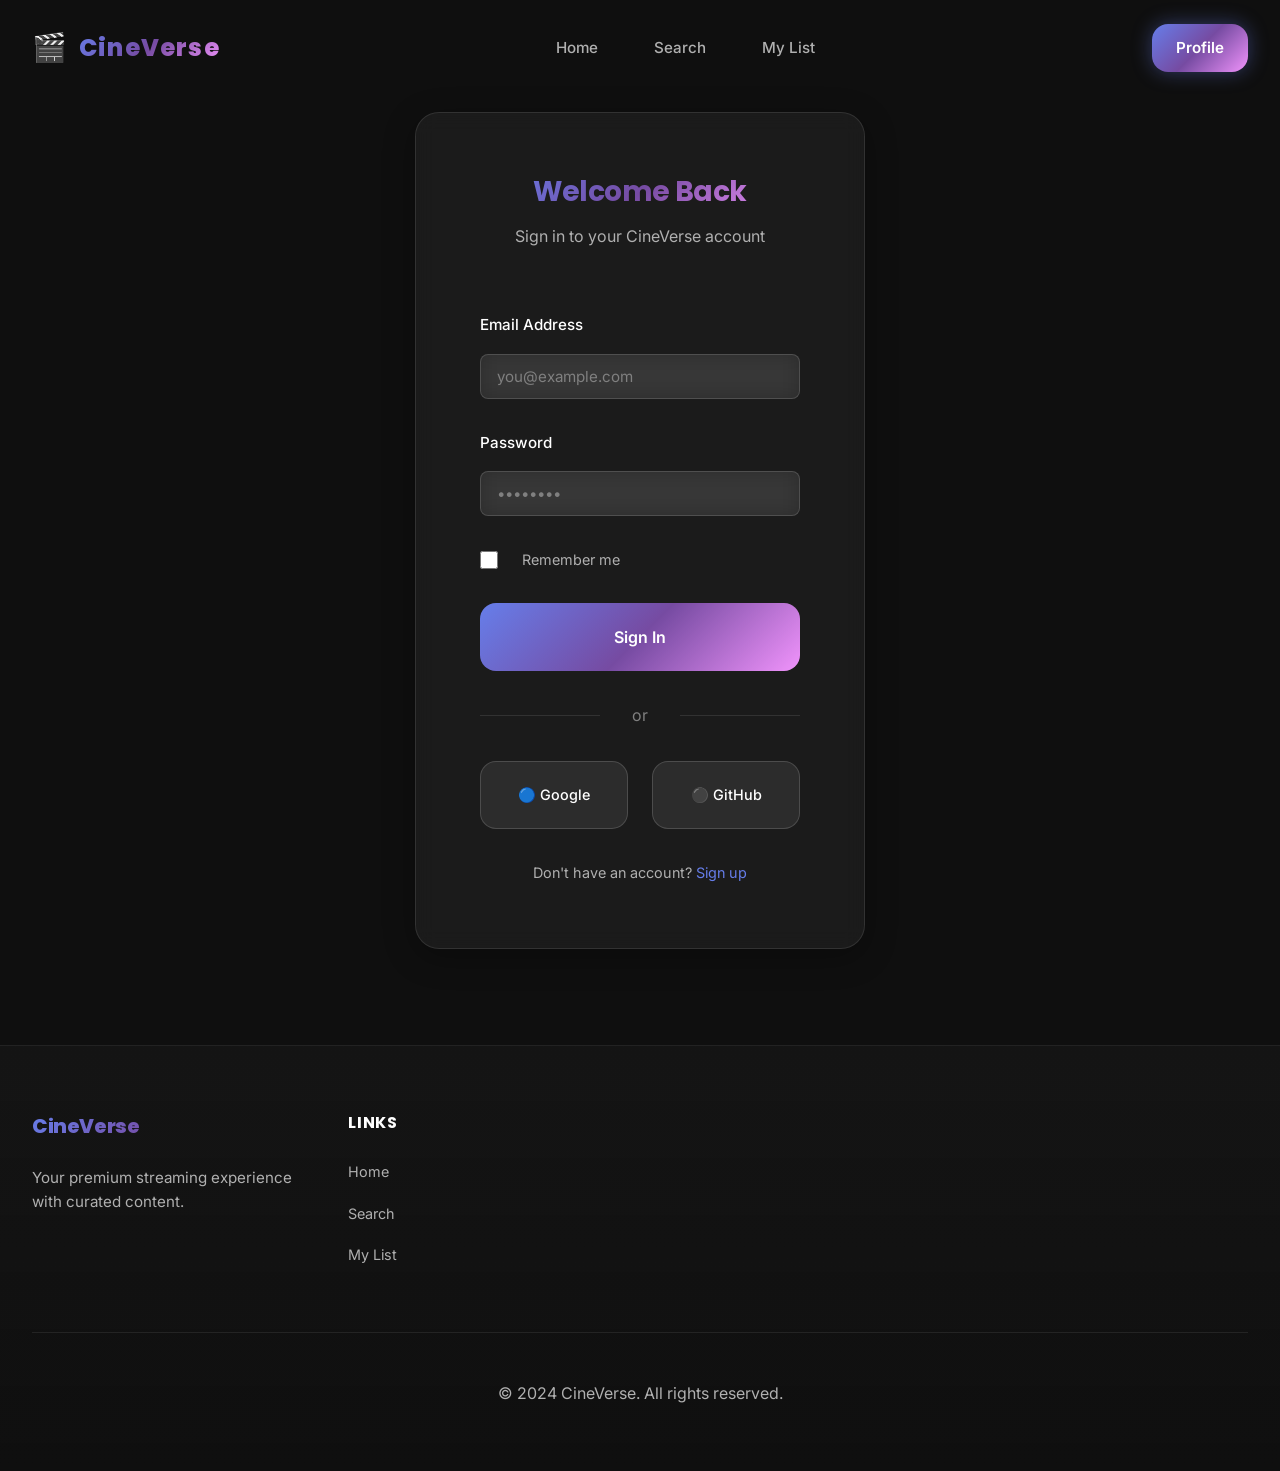
<file: login.html>
<!DOCTYPE html>
<html lang="en">

<head>
    <meta charset="UTF-8">
    <meta name="viewport" content="width=device-width, initial-scale=1.0">
    <meta name="description" content="CineVerse - Login">
    <meta name="theme-color" content="#0f0f0f">
    <title>Login - CineVerse</title>

    <!-- Google Fonts -->
    <link rel="preconnect" href="https://fonts.googleapis.com">
    <link rel="preconnect" href="https://fonts.gstatic.com" crossorigin>
    <link
        href="https://fonts.googleapis.com/css2?family=Inter:wght@300;400;500;600;700&family=Poppins:wght@400;500;600;700;800&display=swap"
        rel="stylesheet">

    <!-- CSS Stylesheets -->
    <link rel="stylesheet" href="css/style.css">
    <link rel="stylesheet" href="css/navbar.css">
    <link rel="stylesheet" href="css/animations.css">
    <link rel="stylesheet" href="css/footer.css">
    <link rel="stylesheet" href="css/responsive.css">

    <style>
        .auth-page {
            min-height: 100vh;
            display: flex;
            align-items: center;
            justify-content: center;
            padding: var(--spacing-lg);
            margin-top: 80px;
        }

        .auth-container {
            width: 100%;
            max-width: 450px;
            background: rgba(255, 255, 255, 0.05);
            backdrop-filter: blur(10px);
            border: 1px solid rgba(255, 255, 255, 0.1);
            border-radius: var(--radius-xl);
            padding: var(--spacing-2xl);
            box-shadow: 0 8px 32px rgba(0, 0, 0, 0.3);
        }

        .auth-header {
            text-align: center;
            margin-bottom: var(--spacing-2xl);
        }

        .auth-header h1 {
            font-size: 1.75rem;
            margin-bottom: var(--spacing-sm);
            background: var(--gradient-primary);
            -webkit-background-clip: text;
            -webkit-text-fill-color: transparent;
            background-clip: text;
        }

        .auth-header p {
            color: var(--text-secondary);
        }

        .form-group {
            margin-bottom: var(--spacing-lg);
        }

        .form-label {
            display: block;
            margin-bottom: var(--spacing-sm);
            color: var(--text-primary);
            font-weight: 500;
            font-size: 0.95rem;
        }

        .form-input {
            width: 100%;
            padding: var(--spacing-md) var(--spacing-lg);
            background: rgba(255, 255, 255, 0.08);
            border: 1px solid rgba(255, 255, 255, 0.15);
            border-radius: var(--radius-lg);
            color: var(--text-primary);
            font-family: inherit;
            font-size: 1rem;
            transition: all var(--transition-base);
        }

        .form-input::placeholder {
            color: var(--text-tertiary);
        }

        .form-input:focus {
            outline: none;
            background: rgba(255, 255, 255, 0.12);
            border-color: var(--purple);
            box-shadow: 0 0 20px rgba(102, 126, 234, 0.2);
        }

        .form-checkbox {
            display: flex;
            align-items: center;
            gap: var(--spacing-md);
            margin-bottom: var(--spacing-lg);
            color: var(--text-secondary);
            font-size: 0.9rem;
        }

        .form-checkbox input {
            width: 18px;
            height: 18px;
            cursor: pointer;
            accent-color: var(--purple);
        }

        .form-checkbox a {
            color: var(--purple);
            text-decoration: none;
            transition: color var(--transition-base);
        }

        .form-checkbox a:hover {
            color: var(--pink);
        }

        .auth-button {
            width: 100%;
            padding: var(--spacing-md) var(--spacing-lg);
            background: var(--gradient-primary);
            color: white;
            border: none;
            border-radius: var(--radius-lg);
            font-size: 1rem;
            font-weight: 600;
            cursor: pointer;
            transition: all var(--transition-base);
            margin-bottom: var(--spacing-lg);
        }

        .auth-button:hover {
            transform: translateY(-2px);
            box-shadow: 0 8px 25px rgba(102, 126, 234, 0.3);
        }

        .auth-button:active {
            transform: translateY(0);
        }

        .auth-divider {
            display: flex;
            align-items: center;
            gap: var(--spacing-lg);
            margin-bottom: var(--spacing-lg);
            color: var(--text-tertiary);
        }

        .auth-divider::before,
        .auth-divider::after {
            content: '';
            flex: 1;
            height: 1px;
            background: rgba(255, 255, 255, 0.1);
        }

        .social-login {
            display: grid;
            grid-template-columns: 1fr 1fr;
            gap: var(--spacing-md);
            margin-bottom: var(--spacing-lg);
        }

        .social-btn {
            padding: var(--spacing-md);
            background: rgba(255, 255, 255, 0.08);
            border: 1px solid rgba(255, 255, 255, 0.15);
            border-radius: var(--radius-lg);
            color: var(--text-primary);
            cursor: pointer;
            transition: all var(--transition-base);
            font-size: 0.9rem;
            font-weight: 500;
        }

        .social-btn:hover {
            background: rgba(255, 255, 255, 0.12);
            border-color: rgba(255, 255, 255, 0.2);
            transform: translateY(-2px);
        }

        .auth-footer {
            text-align: center;
            color: var(--text-secondary);
            font-size: 0.9rem;
        }

        .auth-footer a {
            color: var(--purple);
            text-decoration: none;
            transition: color var(--transition-base);
        }

        .auth-footer a:hover {
            color: var(--pink);
        }

        .error-message {
            background: rgba(245, 87, 108, 0.1);
            border: 1px solid rgba(245, 87, 108, 0.3);
            color: #ff6b7a;
            padding: var(--spacing-md) var(--spacing-lg);
            border-radius: var(--radius-lg);
            margin-bottom: var(--spacing-lg);
            display: none;
            animation: slideDown 0.3s ease-out;
        }

        .success-message {
            background: rgba(34, 197, 94, 0.1);
            border: 1px solid rgba(34, 197, 94, 0.3);
            color: #4ade80;
            padding: var(--spacing-md) var(--spacing-lg);
            border-radius: var(--radius-lg);
            margin-bottom: var(--spacing-lg);
            display: none;
            animation: slideDown 0.3s ease-out;
        }

        @media (max-width: 768px) {
            .auth-page {
                margin-top: 70px;
            }

            .auth-container {
                padding: var(--spacing-xl) var(--spacing-lg);
            }

            .auth-header h1 {
                font-size: 1.5rem;
            }
        }
    </style>
</head>

<body>
    <!-- ===========================
         NAVIGATION BAR
         =========================== -->
    <nav class="navbar" id="navbar">
        <div class="navbar-container">
            <div class="navbar-logo">
                <a href="index.html" class="logo-link">
                    <span class="logo-icon">🎬</span>
                    <span class="logo-text">CineVerse</span>
                </a>
            </div>

            <ul class="nav-menu" id="navMenu">
                <li class="nav-item"><a href="index.html" class="nav-link">Home</a></li>
                <li class="nav-item"><a href="search.html" class="nav-link">Search</a></li>
                <li class="nav-item"><a href="profile.html" class="nav-link">My List</a></li>
            </ul>

            <div class="navbar-auth">
                <a href="profile.html" class="btn-primary">Profile</a>
            </div>

            <button class="mobile-toggle" id="mobileToggle" aria-label="Toggle navigation">
                <span></span>
                <span></span>
                <span></span>
            </button>
        </div>
    </nav>

    <!-- ===========================
         MAIN CONTENT
         =========================== -->
    <main>
        <div class="auth-page">
            <div class="auth-container">
                <div class="auth-header">
                    <h1>Welcome Back</h1>
                    <p>Sign in to your CineVerse account</p>
                </div>

                <div class="error-message" id="errorMessage"></div>
                <div class="success-message" id="successMessage"></div>

                <!-- Login Form -->
                <form id="loginForm">
                    <div class="form-group">
                        <label for="loginEmail" class="form-label">Email Address</label>
                        <input type="email" id="loginEmail" class="form-input" placeholder="you@example.com" required>
                    </div>

                    <div class="form-group">
                        <label for="loginPassword" class="form-label">Password</label>
                        <input type="password" id="loginPassword" class="form-input" placeholder="••••••••" required>
                    </div>

                    <div class="form-checkbox">
                        <input type="checkbox" id="rememberMe">
                        <label for="rememberMe">Remember me</label>
                    </div>

                    <button type="submit" class="auth-button">Sign In</button>
                </form>

                <!-- Divider -->
                <div class="auth-divider">or</div>

                <!-- Social Login -->
                <div class="social-login">
                    <button type="button" class="social-btn" aria-label="Sign in with Google">
                        <span>🔵 Google</span>
                    </button>
                    <button type="button" class="social-btn" aria-label="Sign in with GitHub">
                        <span>⚫ GitHub</span>
                    </button>
                </div>

                <!-- Footer -->
                <div class="auth-footer">
                    Don't have an account?
                    <a href="#" id="switchToSignup">Sign up</a>
                </div>
            </div>
        </div>

        <!-- Signup Form (Hidden) -->
        <div class="auth-page" id="signupPage" style="display: none;">
            <div class="auth-container">
                <div class="auth-header">
                    <h1>Create Account</h1>
                    <p>Join CineVerse today</p>
                </div>

                <div class="error-message" id="errorMessageSignup"></div>
                <div class="success-message" id="successMessageSignup"></div>

                <form id="signupForm">
                    <div class="form-group">
                        <label for="signupUsername" class="form-label">Username</label>
                        <input type="text" id="signupUsername" class="form-input" placeholder="your_username" required>
                    </div>

                    <div class="form-group">
                        <label for="signupEmail" class="form-label">Email Address</label>
                        <input type="email" id="signupEmail" class="form-input" placeholder="you@example.com" required>
                    </div>

                    <div class="form-group">
                        <label for="signupPassword" class="form-label">Password</label>
                        <input type="password" id="signupPassword" class="form-input" placeholder="••••••••"
                            minlength="6" required>
                        <small style="color: var(--text-tertiary); margin-top: 0.5rem; display: block;">
                            Minimum 6 characters
                        </small>
                    </div>

                    <div class="form-group">
                        <label for="signupConfirmPassword" class="form-label">Confirm Password</label>
                        <input type="password" id="signupConfirmPassword" class="form-input" placeholder="••••••••"
                            required>
                    </div>

                    <div class="form-checkbox">
                        <input type="checkbox" id="agreeTerms" required>
                        <label for="agreeTerms">
                            I agree to the <a href="#">Terms of Service</a>
                        </label>
                    </div>

                    <button type="submit" class="auth-button">Create Account</button>
                </form>

                <div class="auth-divider">or</div>

                <div class="social-login">
                    <button type="button" class="social-btn" aria-label="Sign up with Google">
                        <span>🔵 Google</span>
                    </button>
                    <button type="button" class="social-btn" aria-label="Sign up with GitHub">
                        <span>⚫ GitHub</span>
                    </button>
                </div>

                <div class="auth-footer">
                    Already have an account?
                    <a href="#" id="switchToLogin">Sign in</a>
                </div>
            </div>
        </div>
    </main>

    <!-- ===========================
         FOOTER
         =========================== -->
    <footer class="footer">
        <div class="footer-content">
            <div class="footer-section">
                <h3 class="footer-title">CineVerse</h3>
                <p class="footer-description">Your premium streaming experience with curated content.</p>
            </div>

            <div class="footer-section">
                <h4 class="footer-heading">Links</h4>
                <ul class="footer-links">
                    <li><a href="index.html">Home</a></li>
                    <li><a href="search.html">Search</a></li>
                    <li><a href="profile.html">My List</a></li>
                </ul>
            </div>
        </div>

        <div class="footer-bottom">
            <p>&copy; 2024 CineVerse. All rights reserved.</p>
        </div>
    </footer>

    <!-- Scripts -->
    <script src="js/storage.js"></script>
    <script src="js/auth.js"></script>
    <script src="js/sample-movies.js"></script>
    <script>
        /**
         * Login/Signup Page
         */
        const AuthPage = {
            init() {
                this.setupEventListeners();
                this.setupMobileMenu();
                this.checkIfLoggedIn();
            },

            setupEventListeners() {
                // Form switches
                const switchToSignup = document.getElementById('switchToSignup');
                const switchToLogin = document.getElementById('switchToLogin');

                switchToSignup?.addEventListener('click', (e) => {
                    e.preventDefault();
                    this.switchToSignup();
                });

                switchToLogin?.addEventListener('click', (e) => {
                    e.preventDefault();
                    this.switchToLogin();
                });

                // Login form
                const loginForm = document.getElementById('loginForm');
                loginForm?.addEventListener('submit', (e) => this.handleLogin(e));

                // Signup form
                const signupForm = document.getElementById('signupForm');
                signupForm?.addEventListener('submit', (e) => this.handleSignup(e));
            },

            switchToSignup() {
                document.getElementById('loginPage')?.style.display = 'none';
                document.getElementById('signupPage').style.display = 'flex';
            },

            switchToLogin() {
                document.getElementById('signupPage').style.display = 'none';
                document.getElementById('loginPage')?.style.display = 'flex';
            },

            handleLogin(e) {
                e.preventDefault();

                const email = document.getElementById('loginEmail').value.trim();
                const password = document.getElementById('loginPassword').value;
                const rememberMe = document.getElementById('rememberMe').checked;

                // Validation
                if (!email || !password) {
                    this.showError('Please fill in all fields', 'errorMessage');
                    return;
                }

                if (!email.includes('@')) {
                    this.showError('Please enter a valid email', 'errorMessage');
                    return;
                }

                // Simulate login (in production, call backend API)
                const success = Auth.login(email, password);

                if (success) {
                    if (rememberMe) {
                        localStorage.setItem('rememberEmail', email);
                    }

                    this.showSuccess('Login successful! Redirecting...', 'successMessage');
                    setTimeout(() => {
                        window.location.href = 'profile.html';
                    }, 1500);
                } else {
                    this.showError('Invalid email or password', 'errorMessage');
                }
            },

            handleSignup(e) {
                e.preventDefault();

                const username = document.getElementById('signupUsername').value.trim();
                const email = document.getElementById('signupEmail').value.trim();
                const password = document.getElementById('signupPassword').value;
                const confirmPassword = document.getElementById('signupConfirmPassword').value;

                // Validation
                if (!username || !email || !password || !confirmPassword) {
                    this.showError('Please fill in all fields', 'errorMessageSignup');
                    return;
                }

                if (!email.includes('@')) {
                    this.showError('Please enter a valid email', 'errorMessageSignup');
                    return;
                }

                if (password.length < 6) {
                    this.showError('Password must be at least 6 characters', 'errorMessageSignup');
                    return;
                }

                if (password !== confirmPassword) {
                    this.showError('Passwords do not match', 'errorMessageSignup');
                    return;
                }

                // Simulate signup (in production, call backend API)
                const success = Auth.register(username, email, password);

                if (success) {
                    this.showSuccess('Account created! Redirecting to login...', 'successMessageSignup');
                    setTimeout(() => {
                        this.switchToLogin();
                        document.getElementById('loginEmail').value = email;
                    }, 1500);
                } else {
                    this.showError('Account with this email already exists', 'errorMessageSignup');
                }
            },

            showError(message, elementId) {
                const element = document.getElementById(elementId);
                element.textContent = message;
                element.style.display = 'block';
                setTimeout(() => element.style.display = 'none', 5000);
            },

            showSuccess(message, elementId) {
                const element = document.getElementById(elementId);
                element.textContent = message;
                element.style.display = 'block';
            },

            checkIfLoggedIn() {
                if (Auth.isLoggedIn()) {
                    window.location.href = 'profile.html';
                }
            },

            setupMobileMenu() {
                const mobileToggle = document.getElementById('mobileToggle');
                const navMenu = document.getElementById('navMenu');

                if (mobileToggle && navMenu) {
                    mobileToggle.addEventListener('click', () => {
                        mobileToggle.classList.toggle('active');
                        navMenu.classList.toggle('active');
                    });
                }
            }
        };

        // Add wrapper for login page if it doesn't exist
        const main = document.querySelector('main');
        if (main) {
            const loginForm = main.querySelector('#loginForm');
            if (loginForm && !loginForm.closest('#loginPage')) {
                const wrapper = document.createElement('div');
                wrapper.id = 'loginPage';
                wrapper.className = 'auth-page';
                wrapper.style.display = 'flex';

                // Move auth container into wrapper
                const authContainer = loginForm.closest('.auth-container');
                if (authContainer) {
                    authContainer.parentNode.insertBefore(wrapper, authContainer);
                    wrapper.appendChild(authContainer);
                }
            }
        }

        document.addEventListener('DOMContentLoaded', () => AuthPage.init());
    </script>
</body>

</html>
</file>
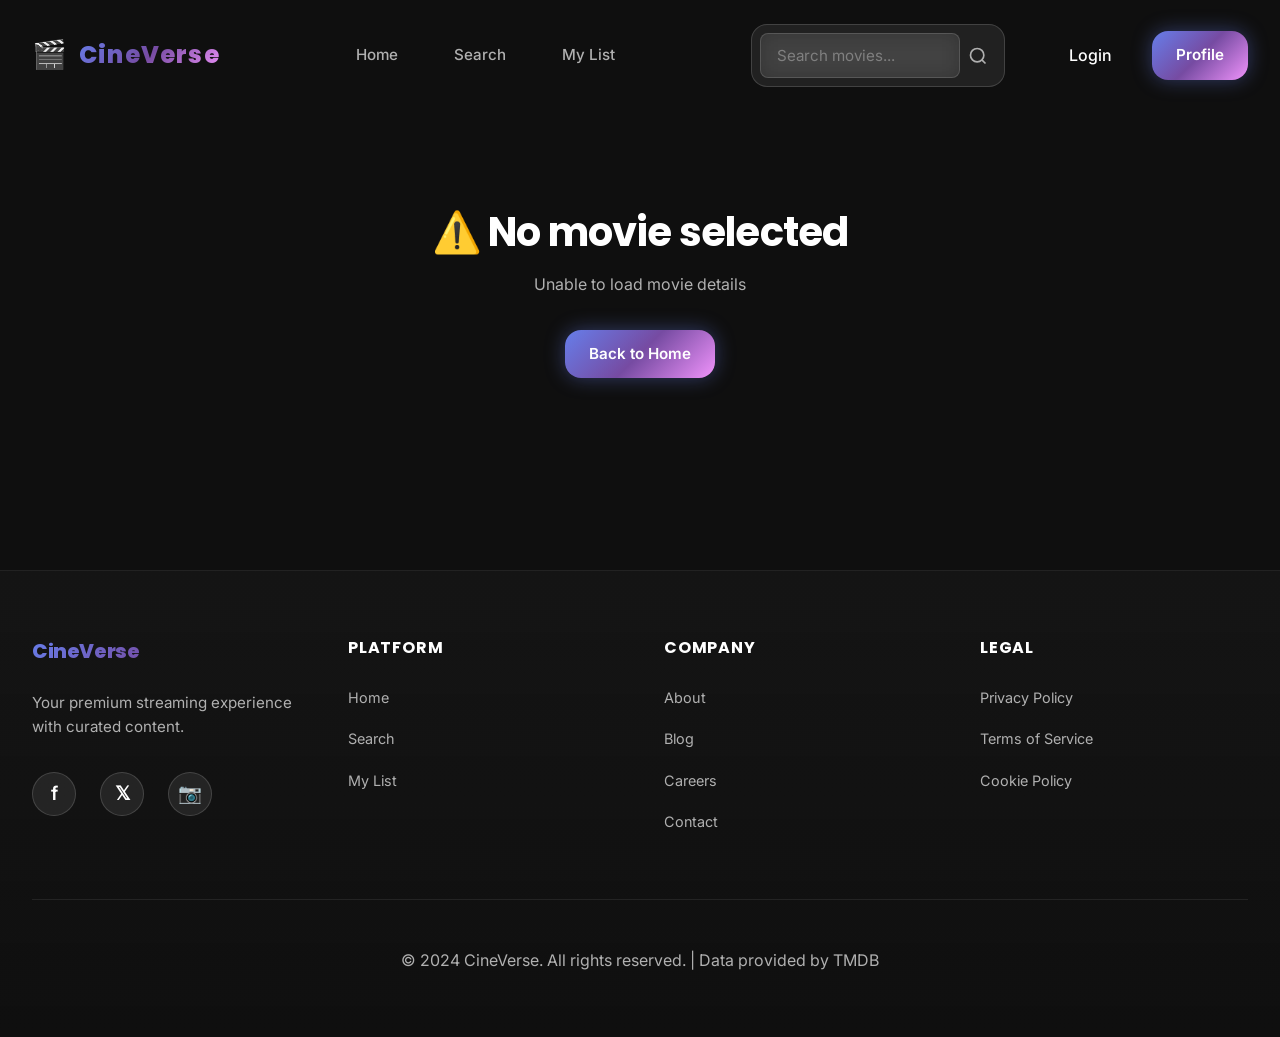
<file: movie.html>
<!DOCTYPE html>
<html lang="en">

<head>
    <meta charset="UTF-8">
    <meta name="viewport" content="width=device-width, initial-scale=1.0">
    <meta name="description" content="CineVerse - Movie Details">
    <meta name="theme-color" content="#0f0f0f">
    <title>Movie Details - CineVerse</title>

    <!-- Google Fonts -->
    <link rel="preconnect" href="https://fonts.googleapis.com">
    <link rel="preconnect" href="https://fonts.gstatic.com" crossorigin>
    <link
        href="https://fonts.googleapis.com/css2?family=Inter:wght@300;400;500;600;700&family=Poppins:wght@400;500;600;700;800&display=swap"
        rel="stylesheet">

    <!-- CSS Stylesheets -->
    <link rel="stylesheet" href="css/style.css">
    <link rel="stylesheet" href="css/navbar.css">
    <link rel="stylesheet" href="css/modal.css">
    <link rel="stylesheet" href="css/cards.css">
    <link rel="stylesheet" href="css/animations.css">
    <link rel="stylesheet" href="css/footer.css">
    <link rel="stylesheet" href="css/responsive.css">
</head>

<body>
    <!-- ===========================
         NAVIGATION BAR
         =========================== -->
    <nav class="navbar" id="navbar">
        <div class="navbar-container">
            <div class="navbar-logo">
                <a href="index.html" class="logo-link">
                    <span class="logo-icon">🎬</span>
                    <span class="logo-text">CineVerse</span>
                </a>
            </div>

            <ul class="nav-menu" id="navMenu">
                <li class="nav-item"><a href="index.html" class="nav-link">Home</a></li>
                <li class="nav-item"><a href="search.html" class="nav-link">Search</a></li>
                <li class="nav-item"><a href="profile.html" class="nav-link">My List</a></li>
            </ul>

            <div class="navbar-search">
                <input type="text" class="search-input" id="navSearchInput" placeholder="Search movies..."
                    aria-label="Search movies">
                <button class="search-btn" id="navSearchBtn" aria-label="Search">
                    <svg width="20" height="20" viewBox="0 0 24 24" fill="none" stroke="currentColor" stroke-width="2">
                        <circle cx="11" cy="11" r="8"></circle>
                        <path d="m21 21-4.35-4.35"></path>
                    </svg>
                </button>
            </div>

            <div class="navbar-auth">
                <a href="login.html" class="btn-text">Login</a>
                <a href="profile.html" class="btn-primary">Profile</a>
            </div>

            <button class="mobile-toggle" id="mobileToggle" aria-label="Toggle navigation">
                <span></span>
                <span></span>
                <span></span>
            </button>
        </div>
    </nav>

    <!-- ===========================
         MAIN CONTENT
         =========================== -->
    <main style="margin-top: 80px;">
        <!-- Movie Details Section -->
        <section class="section-container" id="movieDetailsSection">
            <div id="movieDetailsContent">
                <div class="flex-center" style="height: 400px;">
                    <div class="spinner"></div>
                </div>
            </div>
        </section>

        <!-- Recommendations Section -->
        <section class="section-container" id="recommendationsSection" style="display: none;">
            <div class="section-header">
                <h2 class="section-title">Similar Movies</h2>
                <a href="search.html" class="view-all-link">View All</a>
            </div>
            <div class="slider" id="recommendationsSlider">
                <div class="slider-track" id="recommendationsTrack">
                    <!-- Recommendations will be inserted here -->
                </div>
            </div>
            <div class="slider-nav">
                <button class="slider-btn prev" id="recommendationsPrev" aria-label="Previous">
                    <svg width="24" height="24" viewBox="0 0 24 24" fill="none" stroke="currentColor" stroke-width="2">
                        <polyline points="15 18 9 12 15 6"></polyline>
                    </svg>
                </button>
                <button class="slider-btn next" id="recommendationsNext" aria-label="Next">
                    <svg width="24" height="24" viewBox="0 0 24 24" fill="none" stroke="currentColor" stroke-width="2">
                        <polyline points="9 18 15 12 9 6"></polyline>
                    </svg>
                </button>
            </div>
        </section>

        <!-- Reviews Section (Placeholder) -->
        <section class="section-container" style="display: none;">
            <h2 class="section-title">Reviews</h2>
            <div style="text-align: center; padding: 2rem; color: var(--text-secondary);">
                Reviews coming soon
            </div>
        </section>
    </main>

    <!-- ===========================
         FOOTER
         =========================== -->
    <footer class="footer">
        <div class="footer-content">
            <div class="footer-section">
                <h3 class="footer-title">CineVerse</h3>
                <p class="footer-description">Your premium streaming experience with curated content.</p>
                <div class="social-links">
                    <a href="#" aria-label="Facebook">f</a>
                    <a href="#" aria-label="Twitter">𝕏</a>
                    <a href="#" aria-label="Instagram">📷</a>
                </div>
            </div>

            <div class="footer-section">
                <h4 class="footer-heading">Platform</h4>
                <ul class="footer-links">
                    <li><a href="index.html">Home</a></li>
                    <li><a href="search.html">Search</a></li>
                    <li><a href="profile.html">My List</a></li>
                </ul>
            </div>

            <div class="footer-section">
                <h4 class="footer-heading">Company</h4>
                <ul class="footer-links">
                    <li><a href="#">About</a></li>
                    <li><a href="#">Blog</a></li>
                    <li><a href="#">Careers</a></li>
                    <li><a href="#">Contact</a></li>
                </ul>
            </div>

            <div class="footer-section">
                <h4 class="footer-heading">Legal</h4>
                <ul class="footer-links">
                    <li><a href="#">Privacy Policy</a></li>
                    <li><a href="#">Terms of Service</a></li>
                    <li><a href="#">Cookie Policy</a></li>
                </ul>
            </div>
        </div>

        <div class="footer-bottom">
            <p>&copy; 2024 CineVerse. All rights reserved. | Data provided by TMDB</p>
        </div>
    </footer>

    <!-- Back to Top Button -->
    <button class="back-to-top" id="backToTop" aria-label="Back to top">
        <svg width="24" height="24" viewBox="0 0 24 24" fill="none" stroke="currentColor" stroke-width="2">
            <polyline points="18 15 12 9 6 15"></polyline>
        </svg>
    </button>

    <!-- Loading Spinner -->
    <div class="loading-spinner" id="loadingSpinner">
        <div class="spinner"></div>
    </div>

    <!-- Scripts -->
    <script src="js/storage.js"></script>
    <script src="js/api.js"></script>
    <script src="js/modal.js"></script>
    <script src="js/slider.js"></script>
    <script src="js/search.js"></script>
    <script src="js/favorites.js"></script>
    <script src="js/auth.js"></script>
    <script src="js/sample-movies.js"></script>
    <script>
        /**
         * Movie Details Page
         */
        const MovieDetailsPage = {
            movieId: null,
            movieData: null,

            async init() {
                // Get movie ID from URL or storage
                const params = new URLSearchParams(window.location.search);
                this.movieId = params.get('id') || sessionStorage.getItem('selectedMovieId');

                if (!this.movieId) {
                    this.showError('No movie selected');
                    return;
                }

                await this.loadMovie();
                this.setupScrollEffects();
                this.setupNavbar();
            },

            async loadMovie() {
                try {
                    const loading = document.getElementById('loadingSpinner');
                    loading.classList.add('active');

                    const data = await API.getMovieDetails(this.movieId);

                    if (!data || !data.id) {
                        this.showError('Movie not found');
                        loading.classList.remove('active');
                        return;
                    }

                    this.movieData = API.formatMovie(data);
                    this.renderMovieDetails();
                    await this.loadRecommendations();

                    loading.classList.remove('active');
                } catch (error) {
                    console.error('Error loading movie:', error);
                    this.showError('Failed to load movie details');
                }
            },

            renderMovieDetails() {
                const container = document.getElementById('movieDetailsContent');
                const isFavorited = Storage.isFavorited(this.movieData.id);

                const trailer = this.movieData.videos?.find(
                    v => v.type === 'Trailer' && v.site === 'YouTube'
                );

                let genresHTML = '';
                if (Array.isArray(this.movieData.genres)) {
                    genresHTML = this.movieData.genres
                        .map(g => `<span class="modal-genre">${g.name || g}</span>`)
                        .join('');
                }

                let castHTML = '';
                if (Array.isArray(this.movieData.cast) && this.movieData.cast.length > 0) {
                    castHTML = this.movieData.cast
                        .map(actor => `
                            <div class="cast-item">
                                <img 
                                    src="${actor.profile_path ? API.getImageUrl(actor.profile_path, 'w185') : 'assets/images/no-image.jpg'}" 
                                    alt="${actor.name}" 
                                    class="cast-avatar"
                                >
                                <div class="cast-name">${actor.name}</div>
                                <div class="cast-role">${actor.character || 'Actor'}</div>
                            </div>
                        `)
                        .join('');
                }

                container.innerHTML = `
                    <div class="modal-backdrop">
                        <img src="${this.movieData.backdrop}" alt="${this.movieData.title}">
                        <div class="modal-backdrop-overlay"></div>
                    </div>

                    <div class="modal-body" style="margin-top: -60px;">
                        <div class="modal-poster">
                            <img src="${this.movieData.poster}" alt="${this.movieData.title}">
                        </div>

                        <div class="modal-info">
                            <h1 class="modal-title">${this.movieData.title}</h1>

                            <div class="modal-meta">
                                <div class="modal-rating">
                                    <svg width="18" height="18" viewBox="0 0 24 24" fill="currentColor">
                                        <polygon points="12 2 15.09 10.26 23.77 10.35 17.16 15.54 19.85 23.95 12 18.77 4.15 23.95 6.84 15.54 0.23 10.35 8.91 10.26"/>
                                    </svg>
                                    <span>${this.movieData.rating}/10</span>
                                </div>
                                ${this.movieData.runtime ? `<div class="modal-runtime"><span>⏱</span> ${this.movieData.runtime} min</div>` : ''}
                                <div class="modal-release"><span>📅</span> ${this.movieData.releaseDate?.split('-')[0] || 'N/A'}</div>
                            </div>

                            ${genresHTML ? `<div class="modal-genres">${genresHTML}</div>` : ''}

                            <p class="modal-description">${this.movieData.description || 'No description available.'}</p>

                            ${castHTML ? `
                                <div class="modal-cast">
                                    <h3 class="modal-cast-title">Cast</h3>
                                    <div class="cast-list">
                                        ${castHTML}
                                    </div>
                                </div>
                            ` : ''}

                            <div class="modal-buttons">
                                <button class="modal-btn-play" aria-label="Play movie">
                                    <svg width="24" height="24" viewBox="0 0 24 24" fill="currentColor">
                                        <polygon points="5 3 19 12 5 21"></polygon>
                                    </svg>
                                    <span>Play</span>
                                </button>
                                ${trailer ? `
                                    <button class="modal-btn-trailer" data-trailer-id="${trailer.key}" aria-label="Watch trailer">
                                        <svg width="24" height="24" viewBox="0 0 24 24" fill="currentColor">
                                            <polygon points="5 3 19 12 5 21"></polygon>
                                        </svg>
                                        <span>Watch Trailer</span>
                                    </button>
                                ` : ''}
                                <button class="modal-btn-favorite ${isFavorited ? 'active' : ''}" aria-label="Add to favorites">
                                    <svg width="24" height="24" viewBox="0 0 24 24" fill="${isFavorited ? 'currentColor' : 'none'}" stroke="currentColor" stroke-width="2">
                                        <polygon points="12 2 15.09 10.26 23.77 10.35 17.16 15.54 19.85 23.95 12 18.77 4.15 23.95 6.84 15.54 0.23 10.35 8.91 10.26"/>
                                    </svg>
                                </button>
                            </div>
                        </div>
                    </div>
                `;

                // Attach event listeners
                this.attachEventListeners();
            },

            attachEventListeners() {
                const playBtn = document.querySelector('.modal-btn-play');
                const trailerBtn = document.querySelector('.modal-btn-trailer');
                const favoriteBtn = document.querySelector('.modal-btn-favorite');

                if (playBtn) {
                    playBtn.addEventListener('click', () => {
                        alert(`Playing: ${this.movieData.title}\n\nPlayer would load here in production.`);
                        Storage.addContinueWatching(this.movieData, 0);
                    });
                }

                if (trailerBtn) {
                    trailerBtn.addEventListener('click', () => {
                        const trailerId = trailerBtn.dataset.trailerId;
                        if (trailerId) {
                            window.open(`https://www.youtube.com/watch?v=${trailerId}`, '_blank');
                        }
                    });
                }

                if (favoriteBtn) {
                    favoriteBtn.addEventListener('click', () => {
                        const isFavorited = Storage.isFavorited(this.movieData.id);

                        if (isFavorited) {
                            Storage.removeFavorite(this.movieData.id);
                            favoriteBtn.classList.remove('active');
                        } else {
                            Storage.addFavorite(this.movieData);
                            favoriteBtn.classList.add('active');
                        }
                    });
                }
            },

            async loadRecommendations() {
                try {
                    if (!this.movieData.recommendations || this.movieData.recommendations.length === 0) {
                        return;
                    }

                    const section = document.getElementById('recommendationsSection');
                    section.style.display = 'block';

                    Slider.renderCards('recommendationsTrack', this.movieData.recommendations, (movie) => {
                        // Navigate to movie details
                        sessionStorage.setItem('selectedMovieId', movie.id);
                        window.location.href = `movie.html?id=${movie.id}`;
                    });
                } catch (error) {
                    console.error('Error loading recommendations:', error);
                }
            },

            setupScrollEffects() {
                window.addEventListener('scroll', () => {
                    const navbar = document.getElementById('navbar');
                    const backToTop = document.getElementById('backToTop');

                    if (window.scrollY > 100) {
                        navbar?.classList.add('scrolled');
                        backToTop?.classList.add('active');
                    } else {
                        navbar?.classList.remove('scrolled');
                        backToTop?.classList.remove('active');
                    }
                });

                const backToTop = document.getElementById('backToTop');
                if (backToTop) {
                    backToTop.addEventListener('click', () => {
                        window.scrollTo({ top: 0, behavior: 'smooth' });
                    });
                }
            },

            setupNavbar() {
                const mobileToggle = document.getElementById('mobileToggle');
                const navMenu = document.getElementById('navMenu');

                if (mobileToggle && navMenu) {
                    mobileToggle.addEventListener('click', () => {
                        mobileToggle.classList.toggle('active');
                        navMenu.classList.toggle('active');
                    });
                }
            },

            showError(message) {
                const container = document.getElementById('movieDetailsContent');
                container.innerHTML = `
                    <div style="text-align: center; padding: 4rem 2rem;">
                        <h2 style="color: var(--text-primary); margin-bottom: 1rem;">⚠️ ${message}</h2>
                        <p style="color: var(--text-secondary); margin-bottom: 2rem;">Unable to load movie details</p>
                        <a href="index.html" class="btn-primary">Back to Home</a>
                    </div>
                `;
            }
        };

        document.addEventListener('DOMContentLoaded', () => MovieDetailsPage.init());
    </script>
</body>

</html>
</file>
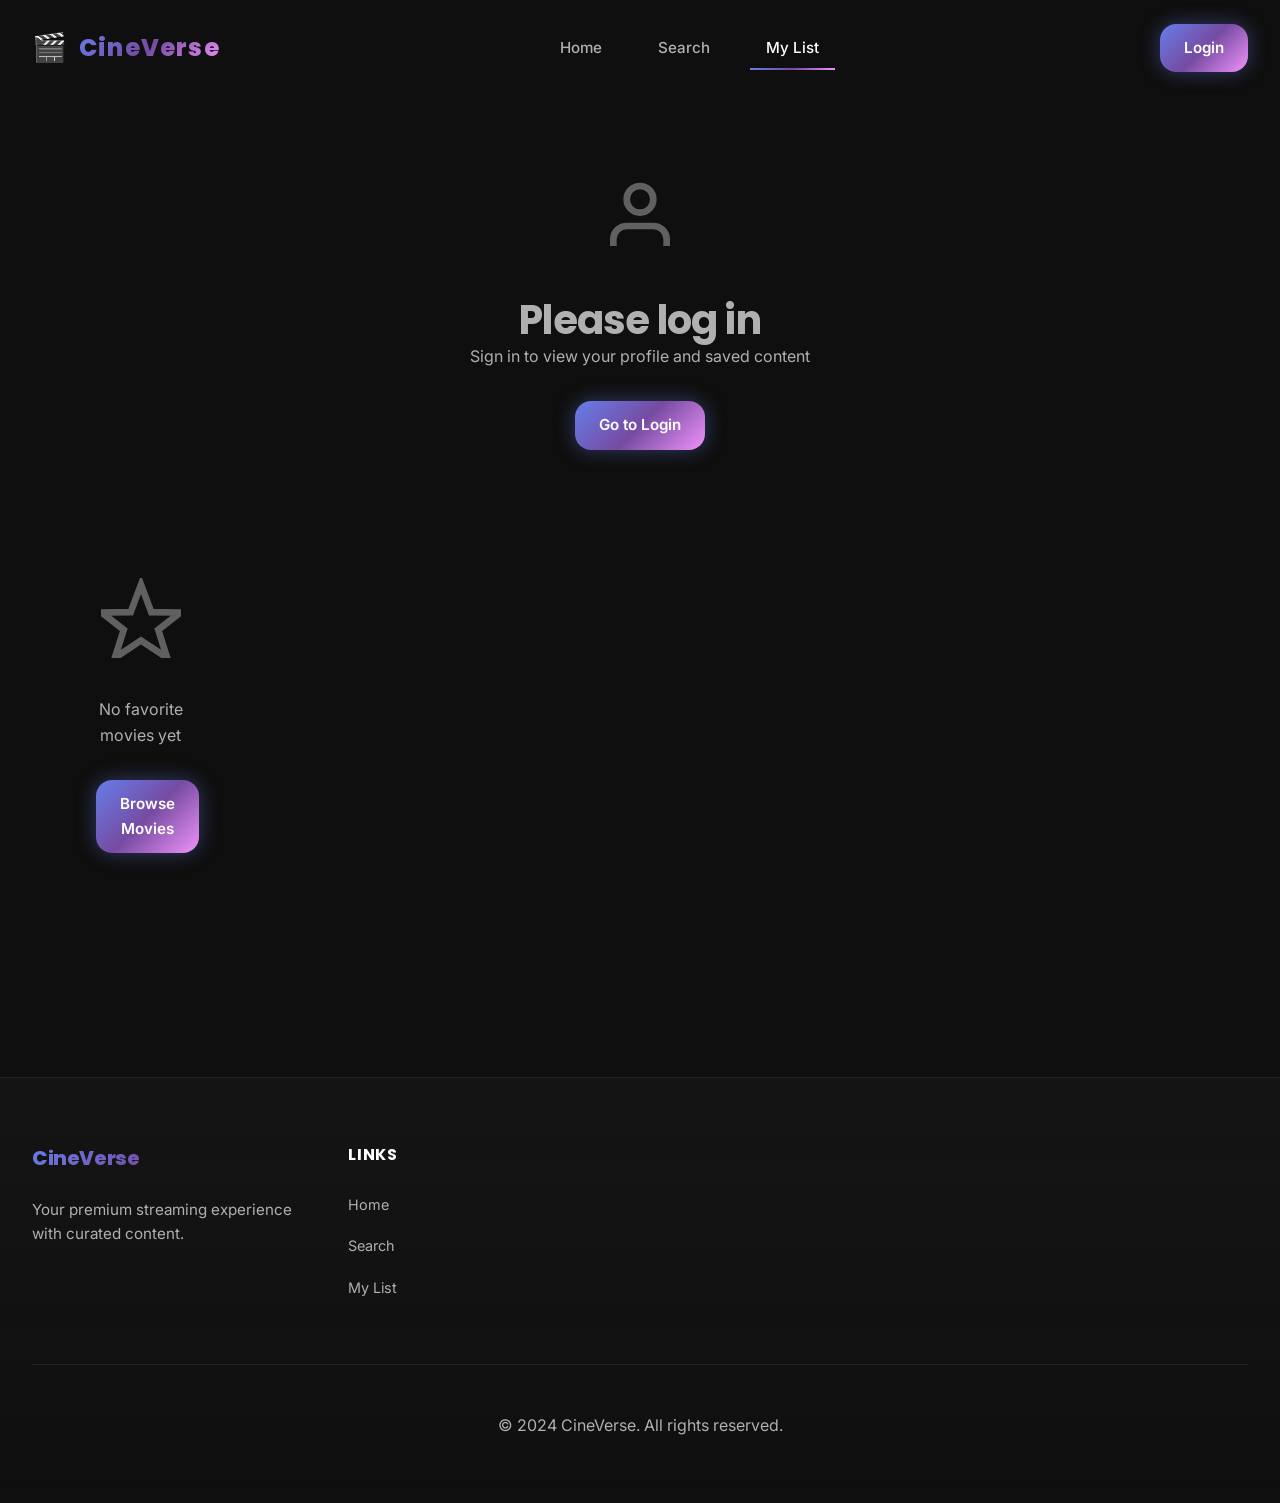
<file: profile.html>
<!DOCTYPE html>
<html lang="en">

<head>
    <meta charset="UTF-8">
    <meta name="viewport" content="width=device-width, initial-scale=1.0">
    <meta name="description" content="CineVerse - User Profile">
    <meta name="theme-color" content="#0f0f0f">
    <title>Profile - CineVerse</title>

    <!-- Google Fonts -->
    <link rel="preconnect" href="https://fonts.googleapis.com">
    <link rel="preconnect" href="https://fonts.gstatic.com" crossorigin>
    <link
        href="https://fonts.googleapis.com/css2?family=Inter:wght@300;400;500;600;700&family=Poppins:wght@400;500;600;700;800&display=swap"
        rel="stylesheet">

    <!-- CSS Stylesheets -->
    <link rel="stylesheet" href="css/style.css">
    <link rel="stylesheet" href="css/navbar.css">
    <link rel="stylesheet" href="css/cards.css">
    <link rel="stylesheet" href="css/animations.css">
    <link rel="stylesheet" href="css/footer.css">
    <link rel="stylesheet" href="css/responsive.css">

    <style>
        .profile-container {
            max-width: 1920px;
            margin: 0 auto;
            padding: var(--spacing-lg);
            margin-top: 80px;
        }

        .profile-header {
            display: grid;
            grid-template-columns: 200px 1fr;
            gap: var(--spacing-2xl);
            margin-bottom: var(--spacing-2xl);
            align-items: start;
            background: rgba(255, 255, 255, 0.05);
            padding: var(--spacing-2xl);
            border-radius: var(--radius-xl);
            border: 1px solid rgba(255, 255, 255, 0.1);
        }

        .profile-avatar {
            width: 200px;
            height: 200px;
            border-radius: var(--radius-xl);
            background: var(--gradient-primary);
            display: flex;
            align-items: center;
            justify-content: center;
            font-size: 4rem;
            box-shadow: 0 8px 32px rgba(102, 126, 234, 0.2);
        }

        .profile-info h1 {
            font-size: clamp(1.5rem, 4vw, 2.5rem);
            margin-bottom: var(--spacing-sm);
        }

        .profile-info p {
            color: var(--text-secondary);
            margin-bottom: var(--spacing-lg);
        }

        .profile-stats {
            display: grid;
            grid-template-columns: repeat(auto-fit, minmax(120px, 1fr));
            gap: var(--spacing-lg);
            margin-bottom: var(--spacing-lg);
        }

        .stat-card {
            background: rgba(255, 255, 255, 0.08);
            padding: var(--spacing-lg);
            border-radius: var(--radius-lg);
            text-align: center;
            border: 1px solid rgba(255, 255, 255, 0.1);
        }

        .stat-number {
            font-size: 1.75rem;
            font-weight: 700;
            background: var(--gradient-primary);
            -webkit-background-clip: text;
            -webkit-text-fill-color: transparent;
            background-clip: text;
        }

        .stat-label {
            font-size: 0.9rem;
            color: var(--text-secondary);
            margin-top: 0.5rem;
        }

        .profile-actions {
            display: flex;
            gap: var(--spacing-md);
        }

        .profile-actions button {
            padding: var(--spacing-md) var(--spacing-lg);
            background: rgba(255, 255, 255, 0.08);
            border: 1px solid rgba(255, 255, 255, 0.15);
            color: var(--text-primary);
            border-radius: var(--radius-lg);
            cursor: pointer;
            transition: all var(--transition-base);
            font-weight: 500;
        }

        .profile-actions button:hover {
            background: var(--gradient-primary);
            border-color: transparent;
        }

        .section-tabs {
            display: flex;
            gap: var(--spacing-lg);
            margin-bottom: var(--spacing-2xl);
            border-bottom: 1px solid rgba(255, 255, 255, 0.08);
            overflow-x: auto;
            -webkit-overflow-scrolling: touch;
        }

        .tab-button {
            padding: var(--spacing-lg) var(--spacing-lg);
            background: none;
            border: none;
            color: var(--text-secondary);
            cursor: pointer;
            font-weight: 500;
            transition: all var(--transition-base);
            position: relative;
            white-space: nowrap;
        }

        .tab-button.active {
            color: var(--text-primary);
        }

        .tab-button.active::after {
            content: '';
            position: absolute;
            bottom: -1px;
            left: 0;
            right: 0;
            height: 2px;
            background: var(--gradient-primary);
        }

        .tab-content {
            display: none;
        }

        .tab-content.active {
            display: block;
            animation: slideUp 0.3s ease-out;
        }

        .content-grid {
            display: grid;
            grid-template-columns: repeat(auto-fill, minmax(180px, 1fr));
            gap: var(--spacing-lg);
            margin-bottom: var(--spacing-2xl);
        }

        .empty-state {
            text-align: center;
            padding: var(--spacing-2xl);
            color: var(--text-secondary);
        }

        .empty-state svg {
            width: 80px;
            height: 80px;
            opacity: 0.5;
            margin-bottom: var(--spacing-lg);
        }

        .empty-state p {
            margin-bottom: var(--spacing-lg);
        }

        .preferences-form {
            max-width: 500px;
            background: rgba(255, 255, 255, 0.05);
            padding: var(--spacing-2xl);
            border-radius: var(--radius-xl);
            border: 1px solid rgba(255, 255, 255, 0.1);
        }

        .form-group {
            margin-bottom: var(--spacing-lg);
        }

        .form-label {
            display: block;
            margin-bottom: var(--spacing-sm);
            color: var(--text-primary);
            font-weight: 500;
        }

        .form-input,
        .form-select {
            width: 100%;
            padding: var(--spacing-md) var(--spacing-lg);
            background: rgba(255, 255, 255, 0.08);
            border: 1px solid rgba(255, 255, 255, 0.15);
            border-radius: var(--radius-lg);
            color: var(--text-primary);
            font-family: inherit;
            font-size: 1rem;
            transition: all var(--transition-base);
        }

        .form-input:focus,
        .form-select:focus {
            outline: none;
            background: rgba(255, 255, 255, 0.12);
            border-color: var(--purple);
            box-shadow: 0 0 20px rgba(102, 126, 234, 0.2);
        }

        .form-checkbox {
            display: flex;
            align-items: center;
            gap: var(--spacing-md);
            color: var(--text-secondary);
        }

        .form-checkbox input {
            accent-color: var(--purple);
        }

        .button-group {
            display: flex;
            gap: var(--spacing-md);
            margin-top: var(--spacing-2xl);
        }

        .button-group button {
            flex: 1;
            padding: var(--spacing-md) var(--spacing-lg);
            border: none;
            border-radius: var(--radius-lg);
            font-weight: 600;
            cursor: pointer;
            transition: all var(--transition-base);
        }

        .button-group .btn-primary {
            background: var(--gradient-primary);
            color: white;
        }

        .button-group .btn-secondary {
            background: rgba(255, 255, 255, 0.08);
            color: var(--text-primary);
            border: 1px solid rgba(255, 255, 255, 0.15);
        }

        @media (max-width: 768px) {
            .profile-container {
                margin-top: 70px;
                padding: var(--spacing-md);
            }

            .profile-header {
                grid-template-columns: 1fr;
                text-align: center;
            }

            .profile-avatar {
                margin: 0 auto;
            }

            .profile-actions {
                flex-direction: column;
            }

            .content-grid {
                grid-template-columns: repeat(auto-fill, minmax(150px, 1fr));
            }

            .section-tabs {
                gap: var(--spacing-md);
            }

            .tab-button {
                padding: var(--spacing-md);
                font-size: 0.9rem;
            }
        }
    </style>
</head>

<body>
    <!-- ===========================
         NAVIGATION BAR
         =========================== -->
    <nav class="navbar" id="navbar">
        <div class="navbar-container">
            <div class="navbar-logo">
                <a href="index.html" class="logo-link">
                    <span class="logo-icon">🎬</span>
                    <span class="logo-text">CineVerse</span>
                </a>
            </div>

            <ul class="nav-menu" id="navMenu">
                <li class="nav-item"><a href="index.html" class="nav-link">Home</a></li>
                <li class="nav-item"><a href="search.html" class="nav-link">Search</a></li>
                <li class="nav-item"><a href="profile.html" class="nav-link active">My List</a></li>
            </ul>

            <div class="navbar-auth">
                <button id="logoutBtn" class="btn-text" style="display: none;">Logout</button>
                <a href="login.html" id="loginLink" class="btn-primary">Login</a>
            </div>

            <button class="mobile-toggle" id="mobileToggle" aria-label="Toggle navigation">
                <span></span>
                <span></span>
                <span></span>
            </button>
        </div>
    </nav>

    <!-- ===========================
         MAIN CONTENT
         =========================== -->
    <main>
        <div class="profile-container">
            <!-- Profile Header -->
            <div class="profile-header" id="profileHeader" style="display: none;">
                <div class="profile-avatar" id="profileAvatar">👤</div>

                <div class="profile-info">
                    <h1 id="profileName">User Profile</h1>
                    <p id="profileEmail"></p>

                    <div class="profile-stats">
                        <div class="stat-card">
                            <div class="stat-number" id="favoriteCount">0</div>
                            <div class="stat-label">Favorites</div>
                        </div>
                        <div class="stat-card">
                            <div class="stat-number" id="watchHistoryCount">0</div>
                            <div class="stat-label">Watched</div>
                        </div>
                        <div class="stat-card">
                            <div class="stat-number" id="continueWatchingCount">0</div>
                            <div class="stat-label">Continue</div>
                        </div>
                    </div>

                    <div class="profile-actions">
                        <button id="editProfileBtn">Edit Profile</button>
                        <button id="settingsBtn">Settings</button>
                    </div>
                </div>
            </div>

            <!-- Login Prompt -->
            <div id="loginPrompt" class="empty-state">
                <svg viewBox="0 0 24 24" fill="none" stroke="currentColor" stroke-width="2">
                    <path d="M20 21v-2a4 4 0 0 0-4-4H8a4 4 0 0 0-4 4v2"></path>
                    <circle cx="12" cy="7" r="4"></circle>
                </svg>
                <h2>Please log in</h2>
                <p>Sign in to view your profile and saved content</p>
                <a href="login.html" class="btn-primary">Go to Login</a>
            </div>

            <!-- Tabs -->
            <div class="section-tabs" id="sectionTabs" style="display: none;">
                <button class="tab-button active" data-tab="favorites">Favorites</button>
                <button class="tab-button" data-tab="history">Watch History</button>
                <button class="tab-button" data-tab="continue">Continue Watching</button>
                <button class="tab-button" data-tab="preferences">Preferences</button>
            </div>

            <!-- Favorites Tab -->
            <div class="tab-content active" id="favoritesTab">
                <div class="content-grid" id="favoritesList">
                    <div class="empty-state">
                        <svg viewBox="0 0 24 24" fill="none" stroke="currentColor" stroke-width="2">
                            <polygon
                                points="12 2 15.09 10.26 23.77 10.35 17.16 15.54 19.85 23.95 12 18.77 4.15 23.95 6.84 15.54 0.23 10.35 8.91 10.26">
                            </polygon>
                        </svg>
                        <p>No favorite movies yet</p>
                        <a href="search.html" class="btn-primary">Browse Movies</a>
                    </div>
                </div>
            </div>

            <!-- Watch History Tab -->
            <div class="tab-content" id="historyTab">
                <div class="content-grid" id="historyList">
                    <div class="empty-state">
                        <svg viewBox="0 0 24 24" fill="none" stroke="currentColor" stroke-width="2">
                            <circle cx="12" cy="12" r="10"></circle>
                            <polyline points="12 6 12 12 16 14"></polyline>
                        </svg>
                        <p>No watch history yet</p>
                        <a href="index.html" class="btn-primary">Start Watching</a>
                    </div>
                </div>
            </div>

            <!-- Continue Watching Tab -->
            <div class="tab-content" id="continueTab">
                <div class="content-grid" id="continueList">
                    <div class="empty-state">
                        <svg viewBox="0 0 24 24" fill="none" stroke="currentColor" stroke-width="2">
                            <polygon points="5 3 19 12 5 21"></polygon>
                        </svg>
                        <p>Start watching to continue later</p>
                        <a href="index.html" class="btn-primary">Explore Content</a>
                    </div>
                </div>
            </div>

            <!-- Preferences Tab -->
            <div class="tab-content" id="preferencesTab">
                <div class="preferences-form">
                    <h2 style="margin-bottom: var(--spacing-lg);">Preferences</h2>

                    <div class="form-group">
                        <label for="themeSelect" class="form-label">Theme</label>
                        <select id="themeSelect" class="form-select">
                            <option value="dark">Dark (Default)</option>
                            <option value="light">Light</option>
                            <option value="auto">Auto</option>
                        </select>
                    </div>

                    <div class="form-group">
                        <label for="qualitySelect" class="form-label">Video Quality</label>
                        <select id="qualitySelect" class="form-select">
                            <option value="auto">Auto (Recommended)</option>
                            <option value="1080p">1080p (Full HD)</option>
                            <option value="720p">720p (HD)</option>
                            <option value="480p">480p (SD)</option>
                        </select>
                    </div>

                    <div class="form-group">
                        <label class="form-checkbox">
                            <input type="checkbox" id="autoplayToggle" checked>
                            <span>Auto-play next episode</span>
                        </label>
                    </div>

                    <div class="form-group">
                        <label class="form-checkbox">
                            <input type="checkbox" id="notificationsToggle" checked>
                            <span>Email notifications for new releases</span>
                        </label>
                    </div>

                    <div class="form-group">
                        <label class="form-checkbox">
                            <input type="checkbox" id="dataToggle" checked>
                            <span>Allow data collection for recommendations</span>
                        </label>
                    </div>

                    <div class="button-group">
                        <button class="btn-primary" id="savePreferencesBtn">Save Preferences</button>
                        <button class="btn-secondary" type="reset">Cancel</button>
                    </div>

                    <hr
                        style="border: none; border-top: 1px solid rgba(255, 255, 255, 0.1); margin: var(--spacing-2xl) 0;">

                    <div style="margin-top: var(--spacing-2xl);">
                        <h3 style="margin-bottom: var(--spacing-lg);">Account</h3>
                        <div class="button-group">
                            <button class="btn-secondary" id="changePasswordBtn">Change Password</button>
                            <button class="btn-secondary" style="background: rgba(245, 87, 108, 0.1); color: #ff6b7a;"
                                id="deleteAccountBtn">Delete Account</button>
                        </div>
                    </div>
                </div>
            </div>
        </div>
    </main>

    <!-- ===========================
         FOOTER
         =========================== -->
    <footer class="footer">
        <div class="footer-content">
            <div class="footer-section">
                <h3 class="footer-title">CineVerse</h3>
                <p class="footer-description">Your premium streaming experience with curated content.</p>
            </div>

            <div class="footer-section">
                <h4 class="footer-heading">Links</h4>
                <ul class="footer-links">
                    <li><a href="index.html">Home</a></li>
                    <li><a href="search.html">Search</a></li>
                    <li><a href="profile.html">My List</a></li>
                </ul>
            </div>
        </div>

        <div class="footer-bottom">
            <p>&copy; 2024 CineVerse. All rights reserved.</p>
        </div>
    </footer>

    <!-- Scripts -->
    <script src="js/storage.js"></script>
    <script src="js/api.js"></script>
    <script src="js/slider.js"></script>
    <script src="js/auth.js"></script>
    <script src="js/sample-movies.js"></script>
    <script>
        /**
         * Profile Page
         */
        const ProfilePage = {
            currentUser: null,

            init() {
                this.checkAuth();
                this.setupEventListeners();
                this.setupMobileMenu();
                this.loadProfile();
            },

            checkAuth() {
                this.currentUser = Auth.getCurrentUser();

                if (!this.currentUser) {
                    document.getElementById('profileHeader').style.display = 'none';
                    document.getElementById('sectionTabs').style.display = 'none';
                    document.getElementById('loginPrompt').style.display = 'block';
                    document.getElementById('loginLink').style.display = 'inline-block';
                    document.getElementById('logoutBtn').style.display = 'none';
                } else {
                    document.getElementById('loginPrompt').style.display = 'none';
                    document.getElementById('loginLink').style.display = 'none';
                    document.getElementById('logoutBtn').style.display = 'inline-block';
                }
            },

            loadProfile() {
                if (!this.currentUser) return;

                const { username, email, avatar } = this.currentUser;

                // Update profile info
                document.getElementById('profileName').textContent = username || 'User';
                document.getElementById('profileEmail').textContent = email;
                document.getElementById('profileAvatar').textContent = avatar || this.getInitials(username);

                // Update stats
                const favorites = Storage.getFavorites();
                const history = Storage.getWatchHistory();
                const continueWatching = Storage.getContinueWatching?.() || [];

                document.getElementById('favoriteCount').textContent = favorites.length;
                document.getElementById('watchHistoryCount').textContent = history.length;
                document.getElementById('continueWatchingCount').textContent = continueWatching.length;

                // Render lists
                this.renderFavorites(favorites);
                this.renderHistory(history);
                this.renderContinueWatching(continueWatching);

                // Load preferences
                this.loadPreferences();

                document.getElementById('profileHeader').style.display = 'grid';
                document.getElementById('sectionTabs').style.display = 'flex';
            },

            renderFavorites(favorites) {
                const container = document.getElementById('favoritesList');
                if (favorites.length === 0) {
                    container.innerHTML = `
                        <div class="empty-state">
                            <svg viewBox="0 0 24 24" fill="none" stroke="currentColor" stroke-width="2">
                                <polygon points="12 2 15.09 10.26 23.77 10.35 17.16 15.54 19.85 23.95 12 18.77 4.15 23.95 6.84 15.54 0.23 10.35 8.91 10.26"></polygon>
                            </svg>
                            <p>No favorite movies yet</p>
                            <a href="search.html" class="btn-primary">Browse Movies</a>
                        </div>
                    `;
                    return;
                }

                container.innerHTML = favorites.map((movie, i) => `
                    <div class="movie-card" style="animation: slideUp 0.6s ease-out ${i * 0.05}s forwards; opacity: 0;">
                        <div class="card-poster">
                            <img src="${movie.poster}" alt="${movie.title}" loading="lazy">
                            <div class="card-overlay">
                                <div class="card-info">
                                    <h3 class="card-title">${movie.title}</h3>
                                </div>
                            </div>
                            <button class="card-play-btn">
                                <svg width="28" height="28" viewBox="0 0 24 24" fill="currentColor">
                                    <polygon points="5 3 19 12 5 21"></polygon>
                                </svg>
                            </button>
                        </div>
                    </div>
                `).join('');

                // Add click handlers
                container.querySelectorAll('.movie-card').forEach(card => {
                    card.addEventListener('click', () => {
                        const movieId = favorites[Array.from(container.querySelectorAll('.movie-card')).indexOf(card)].id;
                        sessionStorage.setItem('selectedMovieId', movieId);
                        window.location.href = `movie.html?id=${movieId}`;
                    });
                });
            },

            renderHistory(history) {
                const container = document.getElementById('historyList');
                if (history.length === 0) {
                    container.innerHTML = `
                        <div class="empty-state">
                            <svg viewBox="0 0 24 24" fill="none" stroke="currentColor" stroke-width="2">
                                <circle cx="12" cy="12" r="10"></circle>
                                <polyline points="12 6 12 12 16 14"></polyline>
                            </svg>
                            <p>No watch history yet</p>
                            <a href="index.html" class="btn-primary">Start Watching</a>
                        </div>
                    `;
                    return;
                }

                container.innerHTML = history.reverse().slice(0, 12).map((movie, i) => `
                    <div class="movie-card" style="animation: slideUp 0.6s ease-out ${i * 0.05}s forwards; opacity: 0;">
                        <div class="card-poster">
                            <img src="${movie.poster}" alt="${movie.title}" loading="lazy">
                            <div class="card-overlay">
                                <div class="card-info">
                                    <h3 class="card-title">${movie.title}</h3>
                                </div>
                            </div>
                        </div>
                    </div>
                `).join('');
            },

            renderContinueWatching(continueWatching) {
                const container = document.getElementById('continueList');
                if (continueWatching.length === 0) {
                    container.innerHTML = `
                        <div class="empty-state">
                            <svg viewBox="0 0 24 24" fill="none" stroke="currentColor" stroke-width="2">
                                <polygon points="5 3 19 12 5 21"></polygon>
                            </svg>
                            <p>Start watching to continue later</p>
                            <a href="index.html" class="btn-primary">Explore Content</a>
                        </div>
                    `;
                    return;
                }

                container.innerHTML = continueWatching.map((movie, i) => {
                    const progress = movie.progress || 0;
                    return `
                        <div class="movie-card" style="animation: slideUp 0.6s ease-out ${i * 0.05}s forwards; opacity: 0;">
                            <div class="card-poster">
                                <img src="${movie.poster}" alt="${movie.title}" loading="lazy">
                                <div style="position: absolute; bottom: 0; left: 0; right: 0; height: 4px; background: rgba(0,0,0,0.3);">
                                    <div style="height: 100%; width: ${progress}%; background: var(--gradient-primary);"></div>
                                </div>
                                <div class="card-overlay">
                                    <div class="card-info">
                                        <h3 class="card-title">${movie.title}</h3>
                                    </div>
                                </div>
                                <button class="card-play-btn">
                                    <svg width="28" height="28" viewBox="0 0 24 24" fill="currentColor">
                                        <polygon points="5 3 19 12 5 21"></polygon>
                                    </svg>
                                </button>
                            </div>
                        </div>
                    `;
                }).join('');
            },

            loadPreferences() {
                const prefs = Storage.getPreferences();
                document.getElementById('themeSelect').value = prefs?.theme || 'dark';
                document.getElementById('qualitySelect').value = prefs?.quality || 'auto';
                document.getElementById('autoplayToggle').checked = prefs?.autoplay !== false;
                document.getElementById('notificationsToggle').checked = prefs?.notifications !== false;
                document.getElementById('dataToggle').checked = prefs?.dataCollection !== false;
            },

            setupEventListeners() {
                // Tab switching
                document.querySelectorAll('.tab-button').forEach(btn => {
                    btn.addEventListener('click', () => {
                        document.querySelectorAll('.tab-button').forEach(b => b.classList.remove('active'));
                        document.querySelectorAll('.tab-content').forEach(t => t.classList.remove('active'));

                        btn.classList.add('active');
                        const tabId = btn.dataset.tab + 'Tab';
                        document.getElementById(tabId)?.classList.add('active');
                    });
                });

                // Logout
                document.getElementById('logoutBtn')?.addEventListener('click', () => {
                    if (confirm('Are you sure you want to log out?')) {
                        Auth.logout();
                        window.location.href = 'login.html';
                    }
                });

                // Edit profile
                document.getElementById('editProfileBtn')?.addEventListener('click', () => {
                    alert('Edit profile feature coming soon!');
                });

                // Settings
                document.getElementById('settingsBtn')?.addEventListener('click', () => {
                    document.querySelector('[data-tab="preferences"]').click();
                });

                // Save preferences
                document.getElementById('savePreferencesBtn')?.addEventListener('click', () => {
                    const prefs = {
                        theme: document.getElementById('themeSelect').value,
                        quality: document.getElementById('qualitySelect').value,
                        autoplay: document.getElementById('autoplayToggle').checked,
                        notifications: document.getElementById('notificationsToggle').checked,
                        dataCollection: document.getElementById('dataToggle').checked
                    };

                    Storage.savePreferences(prefs);
                    alert('Preferences saved!');
                });

                // Change password
                document.getElementById('changePasswordBtn')?.addEventListener('click', () => {
                    const newPassword = prompt('Enter new password (minimum 6 characters):');
                    if (newPassword && newPassword.length >= 6) {
                        Auth.changePassword(newPassword);
                        alert('Password changed successfully!');
                    } else if (newPassword) {
                        alert('Password must be at least 6 characters');
                    }
                });

                // Delete account
                document.getElementById('deleteAccountBtn')?.addEventListener('click', () => {
                    if (confirm('Are you sure? This cannot be undone.')) {
                        if (confirm('Type "DELETE" to confirm account deletion.')) {
                            const confirmation = prompt('Type "DELETE" to confirm:');
                            if (confirmation === 'DELETE') {
                                Storage.removeItem('user');
                                window.location.href = 'login.html';
                            }
                        }
                    }
                });
            },

            getInitials(username) {
                if (!username) return '👤';
                return username.split(' ').map(n => n[0]).join('').substring(0, 2).toUpperCase();
            },

            setupMobileMenu() {
                const mobileToggle = document.getElementById('mobileToggle');
                const navMenu = document.getElementById('navMenu');

                if (mobileToggle && navMenu) {
                    mobileToggle.addEventListener('click', () => {
                        mobileToggle.classList.toggle('active');
                        navMenu.classList.toggle('active');
                    });
                }
            }
        };

        document.addEventListener('DOMContentLoaded', () => ProfilePage.init());
    </script>
</body>

</html>
</file>
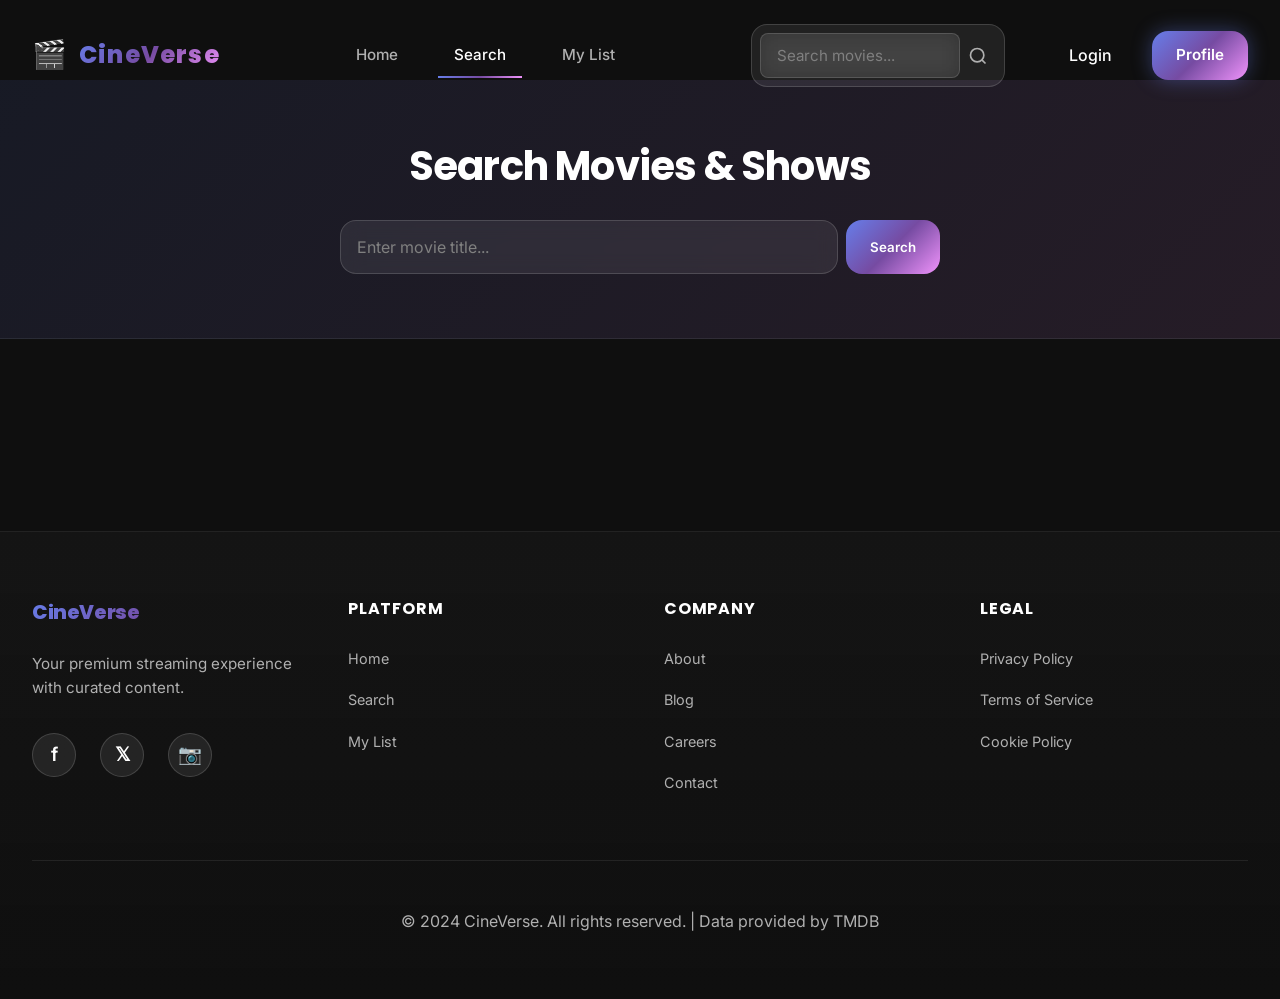
<file: search.html>
<!DOCTYPE html>
<html lang="en">

<head>
    <meta charset="UTF-8">
    <meta name="viewport" content="width=device-width, initial-scale=1.0">
    <meta name="description" content="CineVerse - Search Movies">
    <meta name="theme-color" content="#0f0f0f">
    <title>Search - CineVerse</title>

    <!-- Google Fonts -->
    <link rel="preconnect" href="https://fonts.googleapis.com">
    <link rel="preconnect" href="https://fonts.gstatic.com" crossorigin>
    <link
        href="https://fonts.googleapis.com/css2?family=Inter:wght@300;400;500;600;700&family=Poppins:wght@400;500;600;700;800&display=swap"
        rel="stylesheet">

    <!-- CSS Stylesheets -->
    <link rel="stylesheet" href="css/style.css">
    <link rel="stylesheet" href="css/navbar.css">
    <link rel="stylesheet" href="css/cards.css">
    <link rel="stylesheet" href="css/animations.css">
    <link rel="stylesheet" href="css/footer.css">
    <link rel="stylesheet" href="css/responsive.css">

    <style>
        .search-hero {
            background: linear-gradient(135deg, rgba(102, 126, 234, 0.1), rgba(240, 147, 251, 0.1));
            padding: var(--spacing-2xl) var(--spacing-lg);
            margin-top: 80px;
            text-align: center;
            border-bottom: 1px solid rgba(255, 255, 255, 0.08);
        }

        .search-hero h1 {
            font-size: clamp(1.75rem, 5vw, 2.5rem);
            margin-bottom: var(--spacing-lg);
        }

        .search-box {
            max-width: 600px;
            margin: 0 auto;
            display: flex;
            gap: 0.5rem;
        }

        .search-box input {
            flex: 1;
            padding: 1rem;
            background: rgba(255, 255, 255, 0.08);
            border: 1px solid rgba(255, 255, 255, 0.15);
            border-radius: var(--radius-lg);
            color: var(--text-primary);
            font-family: inherit;
            font-size: 1rem;
            transition: all var(--transition-base);
        }

        .search-box input::placeholder {
            color: var(--text-tertiary);
        }

        .search-box input:focus {
            outline: none;
            background: rgba(255, 255, 255, 0.12);
            border-color: var(--purple);
            box-shadow: 0 0 20px rgba(102, 126, 234, 0.2);
        }

        .search-box button {
            padding: 1rem 1.5rem;
            background: var(--gradient-primary);
            color: white;
            border-radius: var(--radius-lg);
            font-weight: 600;
            transition: all var(--transition-base);
        }

        .search-box button:hover {
            transform: translateY(-2px);
            box-shadow: 0 8px 25px rgba(102, 126, 234, 0.3);
        }

        .search-results {
            display: grid;
            grid-template-columns: repeat(auto-fill, minmax(200px, 1fr));
            gap: var(--spacing-lg);
            padding: var(--spacing-2xl) var(--spacing-lg);
            max-width: 1920px;
            margin: 0 auto;
        }

        .search-empty {
            text-align: center;
            padding: 4rem 2rem;
            color: var(--text-secondary);
        }

        .search-empty svg {
            width: 80px;
            height: 80px;
            opacity: 0.5;
            margin-bottom: 1rem;
        }

        .filters {
            display: flex;
            gap: var(--spacing-md);
            padding: var(--spacing-lg);
            flex-wrap: wrap;
            align-items: center;
            max-width: 1920px;
            margin: 0 auto;
            border-bottom: 1px solid rgba(255, 255, 255, 0.08);
        }

        .filter-label {
            color: var(--text-secondary);
            font-weight: 500;
            font-size: 0.9rem;
        }

        .filter-select {
            padding: 0.5rem 1rem;
            background: rgba(255, 255, 255, 0.08);
            border: 1px solid rgba(255, 255, 255, 0.15);
            border-radius: var(--radius-md);
            color: var(--text-primary);
            cursor: pointer;
            transition: all var(--transition-base);
        }

        .filter-select:hover {
            background: rgba(255, 255, 255, 0.12);
            border-color: var(--purple);
        }

        .pagination {
            display: flex;
            justify-content: center;
            gap: var(--spacing-md);
            padding: var(--spacing-2xl) var(--spacing-lg);
            align-items: center;
        }

        .pagination button {
            padding: 0.75rem 1rem;
            background: rgba(255, 255, 255, 0.08);
            border: 1px solid rgba(255, 255, 255, 0.15);
            color: var(--text-primary);
            border-radius: var(--radius-md);
            cursor: pointer;
            transition: all var(--transition-base);
        }

        .pagination button:hover:not(:disabled) {
            background: var(--gradient-primary);
            border-color: transparent;
        }

        .pagination button:disabled {
            opacity: 0.3;
            cursor: not-allowed;
        }

        .pagination .page-info {
            color: var(--text-secondary);
            font-size: 0.9rem;
        }

        @media (max-width: 768px) {
            .search-hero {
                padding: var(--spacing-xl) var(--spacing-md);
                margin-top: 70px;
            }

            .search-results {
                grid-template-columns: repeat(auto-fill, minmax(150px, 1fr));
                gap: var(--spacing-md);
                padding: var(--spacing-lg) var(--spacing-md);
            }

            .filters {
                flex-direction: column;
                align-items: flex-start;
                gap: var(--spacing-sm);
            }
        }
    </style>
</head>

<body>
    <!-- ===========================
         NAVIGATION BAR
         =========================== -->
    <nav class="navbar" id="navbar">
        <div class="navbar-container">
            <div class="navbar-logo">
                <a href="index.html" class="logo-link">
                    <span class="logo-icon">🎬</span>
                    <span class="logo-text">CineVerse</span>
                </a>
            </div>

            <ul class="nav-menu" id="navMenu">
                <li class="nav-item"><a href="index.html" class="nav-link">Home</a></li>
                <li class="nav-item"><a href="search.html" class="nav-link active">Search</a></li>
                <li class="nav-item"><a href="profile.html" class="nav-link">My List</a></li>
            </ul>

            <div class="navbar-search">
                <input type="text" class="search-input" id="navSearchInput" placeholder="Search movies..."
                    aria-label="Search movies">
                <button class="search-btn" id="navSearchBtn" aria-label="Search">
                    <svg width="20" height="20" viewBox="0 0 24 24" fill="none" stroke="currentColor" stroke-width="2">
                        <circle cx="11" cy="11" r="8"></circle>
                        <path d="m21 21-4.35-4.35"></path>
                    </svg>
                </button>
            </div>

            <div class="navbar-auth">
                <a href="login.html" class="btn-text">Login</a>
                <a href="profile.html" class="btn-primary">Profile</a>
            </div>

            <button class="mobile-toggle" id="mobileToggle" aria-label="Toggle navigation">
                <span></span>
                <span></span>
                <span></span>
            </button>
        </div>
    </nav>

    <!-- ===========================
         SEARCH HERO
         =========================== -->
    <div class="search-hero">
        <h1>Search Movies & Shows</h1>
        <div class="search-box">
            <input type="text" id="searchInput" placeholder="Enter movie title..." aria-label="Search for movies">
            <button id="searchButton">Search</button>
        </div>
    </div>

    <!-- ===========================
         FILTERS
         =========================== -->
    <div class="filters" id="filtersContainer" style="display: none;">
        <label class="filter-label">Filter by:</label>
        <select class="filter-select" id="genreFilter" aria-label="Filter by genre">
            <option value="">All Genres</option>
            <option value="28">Action</option>
            <option value="12">Adventure</option>
            <option value="35">Comedy</option>
            <option value="18">Drama</option>
            <option value="14">Fantasy</option>
            <option value="27">Horror</option>
            <option value="10749">Romance</option>
            <option value="878">Sci-Fi</option>
            <option value="53">Thriller</option>
        </select>

        <select class="filter-select" id="sortFilter" aria-label="Sort results">
            <option value="popularity.desc">Most Popular</option>
            <option value="vote_average.desc">Highest Rated</option>
            <option value="release_date.desc">Newest First</option>
            <option value="title.asc">Alphabetical</option>
        </select>
    </div>

    <!-- ===========================
         SEARCH RESULTS
         =========================== -->
    <main>
        <div id="searchResults" class="search-results">
            <!-- Results will be inserted here -->
        </div>

        <!-- Empty State -->
        <div id="searchEmpty" class="search-empty" style="display: none;">
            <svg viewBox="0 0 24 24" fill="none" stroke="currentColor" stroke-width="2">
                <circle cx="11" cy="11" r="8"></circle>
                <path d="m21 21-4.35-4.35"></path>
            </svg>
            <h2>No results found</h2>
            <p>Try searching with different keywords</p>
        </div>

        <!-- Pagination -->
        <div class="pagination" id="paginationContainer" style="display: none;">
            <button id="prevPage" aria-label="Previous page">← Previous</button>
            <span class="page-info">
                Page <span id="currentPage">1</span> of <span id="totalPages">1</span>
            </span>
            <button id="nextPage" aria-label="Next page">Next →</button>
        </div>
    </main>

    <!-- ===========================
         FOOTER
         =========================== -->
    <footer class="footer">
        <div class="footer-content">
            <div class="footer-section">
                <h3 class="footer-title">CineVerse</h3>
                <p class="footer-description">Your premium streaming experience with curated content.</p>
                <div class="social-links">
                    <a href="#" aria-label="Facebook">f</a>
                    <a href="#" aria-label="Twitter">𝕏</a>
                    <a href="#" aria-label="Instagram">📷</a>
                </div>
            </div>

            <div class="footer-section">
                <h4 class="footer-heading">Platform</h4>
                <ul class="footer-links">
                    <li><a href="index.html">Home</a></li>
                    <li><a href="search.html">Search</a></li>
                    <li><a href="profile.html">My List</a></li>
                </ul>
            </div>

            <div class="footer-section">
                <h4 class="footer-heading">Company</h4>
                <ul class="footer-links">
                    <li><a href="#">About</a></li>
                    <li><a href="#">Blog</a></li>
                    <li><a href="#">Careers</a></li>
                    <li><a href="#">Contact</a></li>
                </ul>
            </div>

            <div class="footer-section">
                <h4 class="footer-heading">Legal</h4>
                <ul class="footer-links">
                    <li><a href="#">Privacy Policy</a></li>
                    <li><a href="#">Terms of Service</a></li>
                    <li><a href="#">Cookie Policy</a></li>
                </ul>
            </div>
        </div>

        <div class="footer-bottom">
            <p>&copy; 2024 CineVerse. All rights reserved. | Data provided by TMDB</p>
        </div>
    </footer>

    <!-- Back to Top Button -->
    <button class="back-to-top" id="backToTop" aria-label="Back to top">
        <svg width="24" height="24" viewBox="0 0 24 24" fill="none" stroke="currentColor" stroke-width="2">
            <polyline points="18 15 12 9 6 15"></polyline>
        </svg>
    </button>

    <!-- Loading Spinner -->
    <div class="loading-spinner" id="loadingSpinner">
        <div class="spinner"></div>
    </div>

    <!-- Scripts -->
    <script src="js/storage.js"></script>
    <script src="js/api.js"></script>
    <script src="js/slider.js"></script>
    <script src="js/search.js"></script>
    <script src="js/favorites.js"></script>
    <script src="js/auth.js"></script>
    <script src="js/sample-movies.js"></script>
    <script>
        /**
         * Search Results Page
         */
        const SearchResultsPage = {
            currentPage: 1,
            totalPages: 1,
            currentQuery: '',
            currentGenre: '',
            currentSort: 'popularity.desc',

            async init() {
                this.setupEventListeners();
                this.setupScrollEffects();
                this.setupMobileMenu();

                // Check if there's a search query in URL
                const params = new URLSearchParams(window.location.search);
                const query = params.get('q');

                if (query) {
                    document.getElementById('searchInput').value = query;
                    await this.search(query);
                }
            },

            setupEventListeners() {
                const searchBtn = document.getElementById('searchButton');
                const searchInput = document.getElementById('searchInput');
                const navSearchBtn = document.getElementById('navSearchBtn');
                const navSearchInput = document.getElementById('navSearchInput');

                searchBtn.addEventListener('click', () => this.handleSearch());
                searchInput.addEventListener('keypress', (e) => {
                    if (e.key === 'Enter') this.handleSearch();
                });

                navSearchBtn.addEventListener('click', () => {
                    const query = navSearchInput.value.trim();
                    if (query) {
                        window.location.href = `search.html?q=${encodeURIComponent(query)}`;
                    }
                });

                navSearchInput.addEventListener('keypress', (e) => {
                    if (e.key === 'Enter') {
                        const query = e.target.value.trim();
                        if (query) {
                            window.location.href = `search.html?q=${encodeURIComponent(query)}`;
                        }
                    }
                });

                // Filters
                const genreFilter = document.getElementById('genreFilter');
                const sortFilter = document.getElementById('sortFilter');
                const prevPage = document.getElementById('prevPage');
                const nextPage = document.getElementById('nextPage');

                if (genreFilter) genreFilter.addEventListener('change', (e) => {
                    this.currentGenre = e.target.value;
                    this.currentPage = 1;
                    this.search(this.currentQuery);
                });

                if (sortFilter) sortFilter.addEventListener('change', (e) => {
                    this.currentSort = e.target.value;
                    this.currentPage = 1;
                    this.search(this.currentQuery);
                });

                if (prevPage) prevPage.addEventListener('click', () => {
                    if (this.currentPage > 1) {
                        this.currentPage--;
                        this.search(this.currentQuery);
                    }
                });

                if (nextPage) nextPage.addEventListener('click', () => {
                    if (this.currentPage < this.totalPages) {
                        this.currentPage++;
                        this.search(this.currentQuery);
                    }
                });

                // Back to top
                const backToTop = document.getElementById('backToTop');
                if (backToTop) {
                    backToTop.addEventListener('click', () => {
                        window.scrollTo({ top: 0, behavior: 'smooth' });
                    });
                }
            },

            handleSearch() {
                const query = document.getElementById('searchInput').value.trim();
                if (query) {
                    this.currentPage = 1;
                    this.search(query);
                }
            },

            async search(query) {
                try {
                    this.currentQuery = query;
                    const loading = document.getElementById('loadingSpinner');
                    loading.classList.add('active');

                    const results = await API.search(query, this.currentPage);

                    if (!results.results || results.results.length === 0) {
                        this.showEmpty();
                    } else {
                        this.totalPages = results.total_pages;
                        this.renderResults(results.results);
                        this.updatePagination();
                    }

                    document.getElementById('filtersContainer').style.display = 'flex';
                    loading.classList.remove('active');
                } catch (error) {
                    console.error('Search error:', error);
                    this.showEmpty();
                }
            },

            renderResults(movies) {
                const container = document.getElementById('searchResults');
                const empty = document.getElementById('searchEmpty');

                container.innerHTML = '';
                empty.style.display = 'none';

                movies.forEach((movie, index) => {
                    const card = this.createMovieCard(movie);
                    card.style.animation = `slideUp 0.6s ease-out ${index * 0.05}s forwards`;
                    card.style.opacity = '0';
                    container.appendChild(card);
                });
            },

            createMovieCard(movie) {
                const title = movie.title || movie.name;
                const posterUrl = movie.poster_path
                    ? API.getImageUrl(movie.poster_path, 'w342')
                    : 'assets/images/no-image.jpg';

                const card = document.createElement('div');
                card.className = 'movie-card';
                card.style.cursor = 'pointer';

                card.innerHTML = `
                    <div class="card-poster">
                        <img src="${posterUrl}" alt="${title}" loading="lazy">
                        <div class="card-overlay">
                            <div class="card-info">
                                <h3 class="card-title">${title}</h3>
                                <div class="card-meta">
                                    <div class="card-rating">
                                        <svg width="14" height="14" viewBox="0 0 24 24" fill="currentColor">
                                            <polygon points="12 2 15.09 10.26 23.77 10.35 17.16 15.54 19.85 23.95 12 18.77 4.15 23.95 6.84 15.54 0.23 10.35 8.91 10.26"/>
                                        </svg>
                                        <span>${movie.vote_average?.toFixed(1) || 'N/A'}</span>
                                    </div>
                                    <span class="card-year">${(movie.release_date || movie.first_air_date)?.split('-')[0] || 'N/A'}</span>
                                </div>
                            </div>
                        </div>
                        <button class="card-play-btn" aria-label="View details">
                            <svg width="28" height="28" viewBox="0 0 24 24" fill="currentColor">
                                <polygon points="5 3 19 12 5 21"></polygon>
                            </svg>
                        </button>
                    </div>
                `;

                card.addEventListener('click', () => {
                    sessionStorage.setItem('selectedMovieId', movie.id);
                    window.location.href = `movie.html?id=${movie.id}`;
                });

                return card;
            },

            showEmpty() {
                const container = document.getElementById('searchResults');
                const empty = document.getElementById('searchEmpty');

                container.innerHTML = '';
                empty.style.display = 'block';
                document.getElementById('paginationContainer').style.display = 'none';
            },

            updatePagination() {
                const container = document.getElementById('paginationContainer');
                const currentPageSpan = document.getElementById('currentPage');
                const totalPagesSpan = document.getElementById('totalPages');
                const prevPage = document.getElementById('prevPage');
                const nextPage = document.getElementById('nextPage');

                container.style.display = 'flex';
                currentPageSpan.textContent = this.currentPage;
                totalPagesSpan.textContent = this.totalPages;

                prevPage.disabled = this.currentPage <= 1;
                nextPage.disabled = this.currentPage >= this.totalPages;
            },

            setupScrollEffects() {
                window.addEventListener('scroll', () => {
                    const navbar = document.getElementById('navbar');
                    const backToTop = document.getElementById('backToTop');

                    if (window.scrollY > 100) {
                        navbar?.classList.add('scrolled');
                        backToTop?.classList.add('active');
                    } else {
                        navbar?.classList.remove('scrolled');
                        backToTop?.classList.remove('active');
                    }
                });
            },

            setupMobileMenu() {
                const mobileToggle = document.getElementById('mobileToggle');
                const navMenu = document.getElementById('navMenu');

                if (mobileToggle && navMenu) {
                    mobileToggle.addEventListener('click', () => {
                        mobileToggle.classList.toggle('active');
                        navMenu.classList.toggle('active');
                    });
                }
            }
        };

        document.addEventListener('DOMContentLoaded', () => SearchResultsPage.init());
    </script>
</body>

</html>
</file>
<file: css/style.css>
/* ===========================
   CINEVERSE - MAIN STYLESHEET
   =========================== */

/* ===========================
   CSS VARIABLES & ROOT STYLES
   =========================== */
:root {
  /* Colors - Premium Dark Cinematic Theme */
  --bg-primary: #0f0f0f;
  --bg-secondary: #1a1a1a;
  --bg-tertiary: #2a2a2a;

  /* Gradient Accents */
  --gradient-primary: linear-gradient(
    135deg,
    #667eea 0%,
    #764ba2 50%,
    #f093fb 100%
  );
  --gradient-secondary: linear-gradient(135deg, #f093fb 0%, #f5576c 100%);
  --gradient-accent: linear-gradient(135deg, #764ba2 0%, #f5576c 100%);

  /* Text Colors */
  --text-primary: #ffffff;
  --text-secondary: #b0b0b0;
  --text-tertiary: #808080;

  /* Brand Colors */
  --purple: #667eea;
  --pink: #f093fb;
  --red: #f5576c;
  --gold: #ffd700;

  /* Effects */
  --shadow-sm: 0 4px 15px rgba(0, 0, 0, 0.3);
  --shadow-md: 0 8px 32px rgba(0, 0, 0, 0.4);
  --shadow-lg: 0 20px 60px rgba(0, 0, 0, 0.5);
  --shadow-glass: 0 8px 32px rgba(31, 38, 135, 0.37);

  /* Typography */
  --font-primary:
    "Inter", -apple-system, BlinkMacSystemFont, "Segoe UI", sans-serif;
  --font-display:
    "Poppins", -apple-system, BlinkMacSystemFont, "Segoe UI", sans-serif;

  /* Spacing */
  --spacing-xs: 0.5rem;
  --spacing-sm: 1rem;
  --spacing-md: 1.5rem;
  --spacing-lg: 2rem;
  --spacing-xl: 3rem;
  --spacing-2xl: 4rem;

  /* Border Radius */
  --radius-sm: 0.375rem;
  --radius-md: 0.5rem;
  --radius-lg: 1rem;
  --radius-xl: 1.5rem;

  /* Transitions */
  --transition-fast: 150ms ease-out;
  --transition-base: 250ms ease-out;
  --transition-slow: 400ms ease-out;
}

/* ===========================
   GLOBAL STYLES
   =========================== */
* {
  margin: 0;
  padding: 0;
  box-sizing: border-box;
}

html {
  scroll-behavior: smooth;
  -webkit-font-smoothing: antialiased;
  -moz-osx-font-smoothing: grayscale;
}

body {
  font-family: var(--font-primary);
  background-color: var(--bg-primary);
  color: var(--text-primary);
  line-height: 1.6;
  overflow-x: hidden;
}

/* ===========================
   TYPOGRAPHY
   =========================== */
h1,
h2,
h3,
h4,
h5,
h6 {
  font-family: var(--font-display);
  font-weight: 700;
  letter-spacing: -0.02em;
}

h1 {
  font-size: clamp(2rem, 5vw, 4rem);
  line-height: 1.1;
}

h2 {
  font-size: clamp(1.5rem, 4vw, 2.5rem);
  line-height: 1.2;
}

h3 {
  font-size: clamp(1.25rem, 3vw, 1.75rem);
}

h4 {
  font-size: 1.25rem;
}

p {
  font-size: 1rem;
  color: var(--text-secondary);
}

a {
  text-decoration: none;
  color: inherit;
}

button {
  font-family: inherit;
  border: none;
  cursor: pointer;
  transition: all var(--transition-base);
}

/* ===========================
   BUTTONS
   =========================== */
.btn-primary {
  padding: 0.75rem 1.5rem;
  background: var(--gradient-primary);
  color: white;
  border-radius: var(--radius-lg);
  font-weight: 600;
  font-size: 0.95rem;
  display: inline-flex;
  align-items: center;
  gap: 0.5rem;
  position: relative;
  overflow: hidden;
  box-shadow: 0 0 20px rgba(102, 126, 234, 0.4);
  transition: all var(--transition-base);
}

.btn-primary::before {
  content: "";
  position: absolute;
  top: 0;
  left: -100%;
  width: 100%;
  height: 100%;
  background: rgba(255, 255, 255, 0.2);
  transition: left var(--transition-base);
}

.btn-primary:hover {
  transform: translateY(-2px);
  box-shadow: 0 8px 25px rgba(102, 126, 234, 0.6);
}

.btn-primary:hover::before {
  left: 100%;
}

.btn-primary:active {
  transform: translateY(0);
}

.btn-text {
  padding: 0.5rem 1rem;
  color: var(--text-primary);
  font-weight: 500;
  position: relative;
  transition: color var(--transition-base);
}

.btn-text::after {
  content: "";
  position: absolute;
  bottom: 0;
  left: 0;
  width: 0;
  height: 2px;
  background: var(--gradient-primary);
  transition: width var(--transition-base);
}

.btn-text:hover {
  color: var(--pink);
}

.btn-text:hover::after {
  width: 100%;
}

.btn-play {
  padding: 1rem 2.5rem;
  background: var(--gradient-secondary);
  color: white;
  border-radius: var(--radius-lg);
  font-weight: 600;
  font-size: 1rem;
  display: inline-flex;
  align-items: center;
  gap: 0.75rem;
  position: relative;
  overflow: hidden;
  box-shadow: 0 0 30px rgba(245, 87, 108, 0.4);
  transition: all var(--transition-base);
}

.btn-play::after {
  content: "";
  position: absolute;
  top: 50%;
  left: 50%;
  width: 0;
  height: 0;
  background: rgba(255, 255, 255, 0.3);
  border-radius: 50%;
  transform: translate(-50%, -50%);
  transition:
    width var(--transition-base),
    height var(--transition-base);
}

.btn-play:hover {
  transform: scale(1.05);
  box-shadow: 0 8px 35px rgba(245, 87, 108, 0.6);
}

.btn-play:active::after {
  width: 300px;
  height: 300px;
}

.btn-trailer {
  padding: 1rem 2.5rem;
  background: rgba(255, 255, 255, 0.1);
  color: white;
  border: 2px solid rgba(255, 255, 255, 0.3);
  border-radius: var(--radius-lg);
  font-weight: 600;
  font-size: 1rem;
  display: inline-flex;
  align-items: center;
  gap: 0.75rem;
  backdrop-filter: blur(10px);
  transition: all var(--transition-base);
}

.btn-trailer:hover {
  background: rgba(240, 147, 251, 0.15);
  border-color: var(--pink);
  color: var(--pink);
  box-shadow: 0 0 25px rgba(240, 147, 251, 0.3);
}

.btn-favorite {
  width: 56px;
  height: 56px;
  border-radius: 50%;
  background: rgba(255, 255, 255, 0.1);
  border: 2px solid rgba(255, 255, 255, 0.3);
  color: var(--pink);
  display: flex;
  align-items: center;
  justify-content: center;
  backdrop-filter: blur(10px);
  transition: all var(--transition-base);
}

.btn-favorite:hover {
  background: rgba(240, 147, 251, 0.2);
  border-color: var(--pink);
  transform: scale(1.1);
}

.btn-favorite.active {
  background: var(--pink);
  color: var(--bg-primary);
  border-color: var(--pink);
}

/* ===========================
   SECTIONS & CONTAINERS
   =========================== */
.section-container {
  padding: var(--spacing-2xl) var(--spacing-lg);
  max-width: 1920px;
  margin: 0 auto;
}

.section-header {
  display: flex;
  justify-content: space-between;
  align-items: center;
  margin-bottom: var(--spacing-xl);
}

.section-title {
  font-size: 1.75rem;
  font-weight: 800;
  background: var(--gradient-primary);
  -webkit-background-clip: text;
  -webkit-text-fill-color: transparent;
  background-clip: text;
}

.view-all-link {
  color: var(--text-secondary);
  font-size: 0.95rem;
  font-weight: 500;
  display: flex;
  align-items: center;
  gap: 0.5rem;
  transition: all var(--transition-base);
  position: relative;
}

.view-all-link::after {
  content: "→";
  transition: transform var(--transition-base);
}

.view-all-link:hover {
  color: var(--pink);
}

.view-all-link:hover::after {
  transform: translateX(4px);
}

/* ===========================
   INPUT STYLES
   =========================== */
input[type="text"],
input[type="email"],
input[type="password"] {
  padding: 0.75rem 1rem;
  background: rgba(255, 255, 255, 0.08);
  border: 1px solid rgba(255, 255, 255, 0.15);
  border-radius: var(--radius-md);
  color: var(--text-primary);
  font-family: inherit;
  font-size: 0.95rem;
  transition: all var(--transition-base);
  backdrop-filter: blur(10px);
}

input[type="text"]::placeholder,
input[type="email"]::placeholder,
input[type="password"]::placeholder {
  color: var(--text-tertiary);
}

input[type="text"]:focus,
input[type="email"]:focus,
input[type="password"]:focus {
  outline: none;
  background: rgba(255, 255, 255, 0.12);
  border-color: var(--purple);
  box-shadow: 0 0 20px rgba(102, 126, 234, 0.2);
}

/* ===========================
   SCROLLBAR STYLING
   =========================== */
::-webkit-scrollbar {
  width: 10px;
  height: 10px;
}

::-webkit-scrollbar-track {
  background: var(--bg-primary);
}

::-webkit-scrollbar-thumb {
  background: var(--gradient-primary);
  border-radius: 10px;
}

::-webkit-scrollbar-thumb:hover {
  background: var(--gradient-secondary);
}

/* ===========================
   UTILITY CLASSES
   =========================== */
.container {
  max-width: 1920px;
  margin: 0 auto;
  padding: 0 var(--spacing-lg);
}

.text-center {
  text-align: center;
}

.text-primary {
  color: var(--text-primary);
}

.text-secondary {
  color: var(--text-secondary);
}

.text-gradient {
  background: var(--gradient-primary);
  -webkit-background-clip: text;
  -webkit-text-fill-color: transparent;
  background-clip: text;
}

.flex {
  display: flex;
}

.flex-center {
  display: flex;
  align-items: center;
  justify-content: center;
}

.gap-sm {
  gap: var(--spacing-sm);
}
.gap-md {
  gap: var(--spacing-md);
}
.gap-lg {
  gap: var(--spacing-lg);
}

.hidden {
  display: none;
}

.opacity-50 {
  opacity: 0.5;
}

.opacity-75 {
  opacity: 0.75;
}

/* ===========================
   FOCUS STATES (Accessibility)
   =========================== */
*:focus {
  outline: 2px solid var(--purple);
  outline-offset: 2px;
}

button:focus,
a:focus {
  outline: 2px solid var(--pink);
  outline-offset: 2px;
}

/* ===========================
   GLASSMORPHISM EFFECT
   =========================== */
.glass {
  background: rgba(255, 255, 255, 0.08);
  backdrop-filter: blur(10px);
  border: 1px solid rgba(255, 255, 255, 0.15);
  border-radius: var(--radius-lg);
}

.glass-sm {
  background: rgba(255, 255, 255, 0.08);
  backdrop-filter: blur(8px);
  border: 1px solid rgba(255, 255, 255, 0.12);
  border-radius: var(--radius-md);
}

/* ===========================
   ANIMATIONS GENERAL
   =========================== */
@keyframes fadeIn {
  from {
    opacity: 0;
  }
  to {
    opacity: 1;
  }
}

@keyframes slideUp {
  from {
    opacity: 0;
    transform: translateY(20px);
  }
  to {
    opacity: 1;
    transform: translateY(0);
  }
}

@keyframes slideDown {
  from {
    opacity: 0;
    transform: translateY(-20px);
  }
  to {
    opacity: 1;
    transform: translateY(0);
  }
}

@keyframes slideInLeft {
  from {
    opacity: 0;
    transform: translateX(-30px);
  }
  to {
    opacity: 1;
    transform: translateX(0);
  }
}

@keyframes slideInRight {
  from {
    opacity: 0;
    transform: translateX(30px);
  }
  to {
    opacity: 1;
    transform: translateX(0);
  }
}

@keyframes pulse {
  0%,
  100% {
    opacity: 1;
  }
  50% {
    opacity: 0.7;
  }
}

@keyframes shimmer {
  0% {
    background-position: -1000px 0;
  }
  100% {
    background-position: 1000px 0;
  }
}

/* ===========================
   LOADING STATE
   =========================== */
.loading-spinner {
  position: fixed;
  top: 0;
  left: 0;
  width: 100%;
  height: 100%;
  background: rgba(15, 15, 15, 0.8);
  display: flex;
  align-items: center;
  justify-content: center;
  z-index: 9999;
  backdrop-filter: blur(5px);
  opacity: 0;
  pointer-events: none;
  transition: opacity var(--transition-base);
}

.loading-spinner.active {
  opacity: 1;
  pointer-events: all;
}

.spinner {
  width: 50px;
  height: 50px;
  border: 4px solid rgba(255, 255, 255, 0.1);
  border-top-color: var(--pink);
  border-radius: 50%;
  animation: spin 1s linear infinite;
}

@keyframes spin {
  to {
    transform: rotate(360deg);
  }
}

/* ===========================
   ACCESSIBILITY
   =========================== */
.sr-only {
  position: absolute;
  width: 1px;
  height: 1px;
  padding: 0;
  margin: -1px;
  overflow: hidden;
  clip: rect(0, 0, 0, 0);
  white-space: nowrap;
  border-width: 0;
}

/* ===========================
   PRINT STYLES
   =========================== */
@media print {
  body {
    background: white;
    color: black;
  }
  .navbar,
  .footer,
  .back-to-top {
    display: none;
  }
}
</file>
<file: css/navbar.css>
/* ===========================
   NAVBAR STYLES
   =========================== */

.navbar {
  position: fixed;
  top: 0;
  left: 0;
  right: 0;
  z-index: 1000;
  background: rgba(15, 15, 15, 0);
  backdrop-filter: blur(0px);
  border-bottom: 1px solid rgba(255, 255, 255, 0);
  transition: all var(--transition-base);
  padding: var(--spacing-md) 0;
}

.navbar.scrolled {
  background: rgba(15, 15, 15, 0.95);
  backdrop-filter: blur(20px);
  border-bottom-color: rgba(255, 255, 255, 0.08);
  padding: var(--spacing-sm) 0;
}

.navbar-container {
  max-width: 1920px;
  margin: 0 auto;
  padding: 0 var(--spacing-lg);
  display: flex;
  align-items: center;
  justify-content: space-between;
  gap: var(--spacing-xl);
}

/* ===========================
   LOGO
   =========================== */
.navbar-logo {
  flex-shrink: 0;
}

.logo-link {
  display: flex;
  align-items: center;
  gap: 0.75rem;
  font-size: 1.5rem;
  font-weight: 800;
  font-family: var(--font-display);
  transition: all var(--transition-base);
  position: relative;
}

.logo-link:hover {
  transform: scale(1.05);
}

.logo-icon {
  font-size: 1.75rem;
  display: flex;
  align-items: center;
}

.logo-text {
  background: var(--gradient-primary);
  -webkit-background-clip: text;
  -webkit-text-fill-color: transparent;
  background-clip: text;
  letter-spacing: 0.05em;
}

/* ===========================
   NAVIGATION MENU
   =========================== */
.nav-menu {
  display: flex;
  list-style: none;
  gap: var(--spacing-md);
  flex: 1;
  justify-content: center;
}

.nav-item {
  position: relative;
}

.nav-link {
  padding: 0.5rem 1rem;
  color: var(--text-secondary);
  font-weight: 500;
  font-size: 0.95rem;
  transition: all var(--transition-base);
  position: relative;
  display: inline-block;
}

.nav-link::after {
  content: "";
  position: absolute;
  bottom: -2px;
  left: 0;
  width: 0;
  height: 2px;
  background: var(--gradient-primary);
  transition: width var(--transition-base);
}

.nav-link:hover,
.nav-link.active {
  color: var(--text-primary);
}

.nav-link.active::after {
  width: 100%;
}

/* ===========================
   SEARCH BAR
   =========================== */
.navbar-search {
  display: flex;
  align-items: center;
  background: rgba(255, 255, 255, 0.08);
  border: 1px solid rgba(255, 255, 255, 0.15);
  border-radius: var(--radius-lg);
  padding: 0.5rem;
  flex-shrink: 0;
  transition: all var(--transition-base);
}

.navbar-search:focus-within {
  background: rgba(255, 255, 255, 0.12);
  border-color: var(--purple);
  box-shadow: 0 0 20px rgba(102, 126, 234, 0.2);
}

.search-input {
  background: transparent;
  border: none;
  color: var(--text-primary);
  font-size: 0.9rem;
  width: 200px;
  padding: 0 0.75rem;
}

.search-input::placeholder {
  color: var(--text-tertiary);
}

.search-input:focus {
  outline: none;
}

.search-btn {
  background: transparent;
  color: var(--text-secondary);
  padding: 0.5rem;
  display: flex;
  align-items: center;
  justify-content: center;
  transition: all var(--transition-base);
}

.search-btn:hover {
  color: var(--pink);
}

/* ===========================
   AUTH BUTTONS
   =========================== */
.navbar-auth {
  display: flex;
  align-items: center;
  gap: var(--spacing-md);
  flex-shrink: 0;
}

/* ===========================
   MOBILE TOGGLE
   =========================== */
.mobile-toggle {
  display: none;
  flex-direction: column;
  gap: 0.35rem;
  background: transparent;
  padding: 0.5rem;
}

.mobile-toggle span {
  width: 25px;
  height: 3px;
  background: var(--text-primary);
  border-radius: 2px;
  transition: all var(--transition-base);
}

.mobile-toggle.active span:nth-child(1) {
  transform: rotate(45deg) translate(7px, 8px);
}

.mobile-toggle.active span:nth-child(2) {
  opacity: 0;
}

.mobile-toggle.active span:nth-child(3) {
  transform: rotate(-45deg) translate(7px, -8px);
}

/* ===========================
   STICKY NAVBAR ANIMATIONS
   =========================== */
@media (max-width: 768px) {
  .navbar-container {
    gap: var(--spacing-md);
  }

  .nav-menu {
    position: absolute;
    top: 70px;
    left: 0;
    right: 0;
    flex-direction: column;
    gap: 0;
    background: rgba(15, 15, 15, 0.95);
    backdrop-filter: blur(20px);
    max-height: 0;
    overflow: hidden;
    transition: max-height var(--transition-base);
  }

  .nav-menu.active {
    max-height: 400px;
  }

  .nav-item {
    border-bottom: 1px solid rgba(255, 255, 255, 0.08);
  }

  .nav-link {
    display: block;
    padding: 1rem var(--spacing-lg);
    width: 100%;
  }

  .navbar-search {
    display: none;
  }

  .navbar-auth {
    display: none;
  }

  .mobile-toggle {
    display: flex;
  }
}
</file>
<file: css/animations.css>
/* ===========================
   ANIMATIONS & TRANSITIONS
   =========================== */

/* ===========================
   ENTRANCE ANIMATIONS
   =========================== */
@keyframes fadeIn {
  from {
    opacity: 0;
  }
  to {
    opacity: 1;
  }
}

@keyframes fadeOut {
  from {
    opacity: 1;
  }
  to {
    opacity: 0;
  }
}

@keyframes slideInUp {
  from {
    opacity: 0;
    transform: translateY(30px);
  }
  to {
    opacity: 1;
    transform: translateY(0);
  }
}

@keyframes slideInDown {
  from {
    opacity: 0;
    transform: translateY(-30px);
  }
  to {
    opacity: 1;
    transform: translateY(0);
  }
}

@keyframes slideInLeft {
  from {
    opacity: 0;
    transform: translateX(-30px);
  }
  to {
    opacity: 1;
    transform: translateX(0);
  }
}

@keyframes slideInRight {
  from {
    opacity: 0;
    transform: translateX(30px);
  }
  to {
    opacity: 1;
    transform: translateX(0);
  }
}

@keyframes scaleIn {
  from {
    opacity: 0;
    transform: scale(0.9);
  }
  to {
    opacity: 1;
    transform: scale(1);
  }
}

@keyframes rotateIn {
  from {
    opacity: 0;
    transform: rotate(-10deg) scale(0.9);
  }
  to {
    opacity: 1;
    transform: rotate(0) scale(1);
  }
}

/* ===========================
   EXIT ANIMATIONS
   =========================== */
@keyframes slideOutUp {
  from {
    opacity: 1;
    transform: translateY(0);
  }
  to {
    opacity: 0;
    transform: translateY(-30px);
  }
}

@keyframes slideOutDown {
  from {
    opacity: 1;
    transform: translateY(0);
  }
  to {
    opacity: 0;
    transform: translateY(30px);
  }
}

@keyframes slideOutLeft {
  from {
    opacity: 1;
    transform: translateX(0);
  }
  to {
    opacity: 0;
    transform: translateX(-30px);
  }
}

@keyframes slideOutRight {
  from {
    opacity: 1;
    transform: translateX(0);
  }
  to {
    opacity: 0;
    transform: translateX(30px);
  }
}

/* ===========================
   HOVER & INTERACTION ANIMATIONS
   =========================== */
@keyframes glow {
  0%,
  100% {
    box-shadow: 0 0 10px rgba(102, 126, 234, 0.3);
  }
  50% {
    box-shadow: 0 0 25px rgba(102, 126, 234, 0.6);
  }
}

@keyframes pulse {
  0%,
  100% {
    opacity: 1;
  }
  50% {
    opacity: 0.7;
  }
}

@keyframes heartbeat {
  0% {
    transform: scale(1);
  }
  25% {
    transform: scale(1.3);
  }
  50% {
    transform: scale(1.1);
  }
  75% {
    transform: scale(1.4);
  }
  100% {
    transform: scale(1);
  }
}

@keyframes bounce {
  0%,
  100% {
    transform: translateY(0);
  }
  50% {
    transform: translateY(-10px);
  }
}

@keyframes wobble {
  0% {
    transform: translateX(0);
  }
  25% {
    transform: translateX(-5px);
  }
  50% {
    transform: translateX(5px);
  }
  75% {
    transform: translateX(-5px);
  }
  100% {
    transform: translateX(0);
  }
}

@keyframes swing {
  20% {
    transform: rotate(15deg);
  }
  40% {
    transform: rotate(-10deg);
  }
  60% {
    transform: rotate(5deg);
  }
  80% {
    transform: rotate(-5deg);
  }
  100% {
    transform: rotate(0deg);
  }
}

@keyframes shake {
  0%,
  100% {
    transform: translateX(0);
  }
  10%,
  30%,
  50%,
  70%,
  90% {
    transform: translateX(-5px);
  }
  20%,
  40%,
  60%,
  80% {
    transform: translateX(5px);
  }
}

/* ===========================
   LOADING & SHIMMER ANIMATIONS
   =========================== */
@keyframes spin {
  to {
    transform: rotate(360deg);
  }
}

@keyframes spinReverse {
  to {
    transform: rotate(-360deg);
  }
}

@keyframes shimmer {
  0% {
    background-position: -1000px 0;
  }
  100% {
    background-position: 1000px 0;
  }
}

@keyframes wave {
  0% {
    clip-path: polygon(
      0 45%,
      0 60%,
      0 100%,
      0 100%,
      100% 100%,
      100% 100%,
      100% 60%,
      100% 45%
    );
  }
  50% {
    clip-path: polygon(
      0 33%,
      0 53%,
      0 66%,
      0 100%,
      100% 100%,
      100% 66%,
      100% 53%,
      100% 33%
    );
  }
  100% {
    clip-path: polygon(
      0 45%,
      0 60%,
      0 100%,
      0 100%,
      100% 100%,
      100% 100%,
      100% 60%,
      100% 45%
    );
  }
}

/* ===========================
   GRADIENT ANIMATIONS
   =========================== */
@keyframes gradientShift {
  0% {
    background-position: 0% 50%;
  }
  50% {
    background-position: 100% 50%;
  }
  100% {
    background-position: 0% 50%;
  }
}

@keyframes gradientFlow {
  0% {
    background-position: 0% center;
  }
  100% {
    background-position: -200% center;
  }
}

/* ===========================
   TEXT ANIMATIONS
   =========================== */
@keyframes typewriter {
  from {
    width: 0;
  }
  to {
    width: 100%;
  }
}

@keyframes blink {
  0%,
  49%,
  100% {
    opacity: 1;
  }
  50%,
  99% {
    opacity: 0;
  }
}

@keyframes charAnimIn {
  0% {
    opacity: 0;
    transform: translateY(20px);
  }
  100% {
    opacity: 1;
    transform: translateY(0);
  }
}

/* ===========================
   SCROLL ANIMATIONS
   =========================== */
@keyframes fadeUpOnScroll {
  from {
    opacity: 0;
    transform: translateY(30px);
  }
  to {
    opacity: 1;
    transform: translateY(0);
  }
}

@keyframes fadeDownOnScroll {
  from {
    opacity: 0;
    transform: translateY(-30px);
  }
  to {
    opacity: 1;
    transform: translateY(0);
  }
}

/* ===========================
   UTILITY ANIMATION CLASSES
   =========================== */
.animate-fadeIn {
  animation: fadeIn var(--transition-base);
}

.animate-slideUp {
  animation: slideInUp var(--transition-base);
}

.animate-slideDown {
  animation: slideInDown var(--transition-base);
}

.animate-slideLeft {
  animation: slideInLeft var(--transition-base);
}

.animate-slideRight {
  animation: slideInRight var(--transition-base);
}

.animate-scaleIn {
  animation: scaleIn var(--transition-base);
}

.animate-pulse {
  animation: pulse 2s ease-in-out infinite;
}

.animate-bounce {
  animation: bounce 2s ease-in-out infinite;
}

.animate-spin {
  animation: spin 1s linear infinite;
}

.animate-glow {
  animation: glow 2s ease-in-out infinite;
}

.animate-shimmer {
  background: linear-gradient(
    90deg,
    rgba(255, 255, 255, 0.05) 0%,
    rgba(255, 255, 255, 0.15) 50%,
    rgba(255, 255, 255, 0.05) 100%
  );
  background-size: 200% 100%;
  animation: shimmer 2s infinite;
}

/* ===========================
   STAGGERED ANIMATIONS
   =========================== */
.stagger-1 {
  animation-delay: 0.1s;
}
.stagger-2 {
  animation-delay: 0.2s;
}
.stagger-3 {
  animation-delay: 0.3s;
}
.stagger-4 {
  animation-delay: 0.4s;
}
.stagger-5 {
  animation-delay: 0.5s;
}

/* ===========================
   TRANSITION UTILITIES
   =========================== */
.transition-fast {
  transition: all var(--transition-fast);
}

.transition-base {
  transition: all var(--transition-base);
}

.transition-slow {
  transition: all var(--transition-slow);
}

/* ===========================
   PARALLAX EFFECT
   =========================== */
@keyframes parallax {
  0% {
    transform: translateY(0);
  }
  100% {
    transform: translateY(-50px);
  }
}

.parallax {
  animation: parallax 6s ease-in-out infinite alternate;
}

/* ===========================
   SMOOTH SCROLL
   =========================== */
html {
  scroll-behavior: smooth;
}

/* ===========================
   PREFERS REDUCED MOTION
   =========================== */
@media (prefers-reduced-motion: reduce) {
  *,
  *::before,
  *::after {
    animation-duration: 0.01ms !important;
    animation-iteration-count: 1 !important;
    transition-duration: 0.01ms !important;
    scroll-behavior: auto !important;
  }
}
</file>
<file: css/footer.css>
/* ===========================
   FOOTER STYLES (Additional)
   =========================== */

.footer {
  background: linear-gradient(
    to bottom,
    rgba(26, 26, 26, 0.5),
    var(--bg-primary)
  );
  border-top: 1px solid rgba(255, 255, 255, 0.08);
  padding: var(--spacing-2xl) var(--spacing-lg);
  margin-top: var(--spacing-2xl);
}

.footer-content {
  max-width: 1920px;
  margin: 0 auto;
  display: grid;
  grid-template-columns: repeat(auto-fit, minmax(250px, 1fr));
  gap: var(--spacing-xl);
  margin-bottom: var(--spacing-2xl);
}

.footer-section {
  animation: slideUp 0.6s ease-out;
}

.footer-title {
  font-size: 1.25rem;
  font-weight: 800;
  margin-bottom: var(--spacing-md);
  background: var(--gradient-primary);
  -webkit-background-clip: text;
  -webkit-text-fill-color: transparent;
  background-clip: text;
}

.footer-description {
  color: var(--text-secondary);
  font-size: 0.95rem;
  line-height: 1.6;
  margin-bottom: var(--spacing-lg);
}

.social-links {
  display: flex;
  gap: var(--spacing-md);
}

.social-links a {
  width: 44px;
  height: 44px;
  border-radius: 50%;
  background: rgba(255, 255, 255, 0.08);
  border: 1px solid rgba(255, 255, 255, 0.15);
  display: flex;
  align-items: center;
  justify-content: center;
  font-weight: 600;
  color: var(--text-primary);
  transition: all var(--transition-base);
  font-size: 1.2rem;
}

.social-links a:hover {
  background: var(--gradient-primary);
  border-color: transparent;
  transform: translateY(-3px);
}

.footer-heading {
  font-size: 1rem;
  font-weight: 700;
  color: var(--text-primary);
  margin-bottom: var(--spacing-md);
  text-transform: uppercase;
  letter-spacing: 0.05em;
}

.footer-links {
  list-style: none;
  display: flex;
  flex-direction: column;
  gap: var(--spacing-sm);
}

.footer-links a {
  color: var(--text-secondary);
  font-size: 0.9rem;
  transition: all var(--transition-base);
  display: inline-block;
}

.footer-links a:hover {
  color: var(--pink);
  transform: translateX(4px);
}

.footer-bottom {
  max-width: 1920px;
  margin: 0 auto;
  padding-top: var(--spacing-xl);
  border-top: 1px solid rgba(255, 255, 255, 0.08);
  text-align: center;
  color: var(--text-tertiary);
  font-size: 0.85rem;
}

/* ===========================
   BACK TO TOP BUTTON STYLES
   =========================== */

.back-to-top {
  position: fixed;
  bottom: 2rem;
  right: 2rem;
  width: 56px;
  height: 56px;
  border-radius: 50%;
  background: var(--gradient-secondary);
  border: none;
  color: white;
  display: flex;
  align-items: center;
  justify-content: center;
  cursor: pointer;
  opacity: 0;
  visibility: hidden;
  transform: scale(0.8) translateY(20px);
  transition: all var(--transition-base);
  box-shadow: 0 8px 25px rgba(245, 87, 108, 0.3);
  z-index: 500;
}

.back-to-top.active {
  opacity: 1;
  visibility: visible;
  transform: scale(1) translateY(0);
}

.back-to-top:hover {
  transform: scale(1.1) translateY(-5px);
  box-shadow: 0 12px 35px rgba(245, 87, 108, 0.5);
}

.back-to-top:active {
  transform: scale(0.95) translateY(0);
}

/* ===========================
   FOOTER RESPONSIVE
   =========================== */

@media (max-width: 768px) {
  .footer {
    padding: var(--spacing-xl) var(--spacing-md);
    margin-top: var(--spacing-xl);
  }

  .footer-content {
    grid-template-columns: 1fr;
    gap: var(--spacing-lg);
  }

  .footer-section {
    text-align: center;
  }

  .social-links {
    justify-content: center;
  }

  .back-to-top {
    bottom: 1rem;
    right: 1rem;
    width: 48px;
    height: 48px;
  }
}

@media (max-width: 480px) {
  .footer-bottom {
    font-size: 0.75rem;
    padding-top: var(--spacing-lg);
  }

  .back-to-top {
    bottom: 1rem;
    right: 1rem;
    width: 44px;
    height: 44px;
  }
}
</file>
<file: css/responsive.css>
/* ===========================
   RESPONSIVE DESIGN
   Breakpoints:
   - Mobile: 320px - 480px
   - Tablet: 481px - 768px
   - Desktop: 769px - 1024px
   - Large: 1025px - 1440px
   - XL: 1441px+
   =========================== */

/* ===========================
   MOBILE FIRST - EXTRA SMALL (320px - 480px)
   =========================== */
@media (max-width: 480px) {
  :root {
    --spacing-xs: 0.4rem;
    --spacing-sm: 0.75rem;
    --spacing-md: 1rem;
    --spacing-lg: 1.5rem;
    --spacing-xl: 2rem;
    --spacing-2xl: 2.5rem;
  }

  html,
  body {
    overflow-x: hidden;
  }

  h1 {
    font-size: clamp(1.5rem, 5vw, 2rem);
  }

  h2 {
    font-size: clamp(1.2rem, 4vw, 1.5rem);
  }

  h3 {
    font-size: 1rem;
  }

  p {
    font-size: 0.9rem;
  }

  /* Container */
  .container {
    padding: 0 var(--spacing-sm);
  }

  /* Sections */
  .section-container {
    padding: var(--spacing-lg) var(--spacing-sm);
  }

  /* Navbar */
  .navbar-container {
    padding: 0 var(--spacing-sm);
    gap: var(--spacing-sm);
  }

  .logo-text {
    font-size: 1.2rem;
    letter-spacing: 0.03em;
  }

  .navbar-search {
    display: none;
  }

  .navbar-auth {
    display: none;
  }

  .mobile-toggle {
    display: flex;
  }

  /* Hero */
  .hero {
    margin-top: 60px;
    height: 70vh;
    min-height: 450px;
  }

  .hero-content {
    padding: var(--spacing-md);
  }

  .hero-inner {
    max-width: 100%;
  }

  .hero-title {
    font-size: clamp(1.5rem, 4vw, 2rem);
    margin-bottom: var(--spacing-sm);
  }

  .hero-info {
    gap: var(--spacing-md);
    margin-bottom: var(--spacing-sm);
  }

  .duration,
  .year {
    padding: 0.3rem 0.6rem;
    font-size: 0.75rem;
  }

  .genres {
    margin-bottom: var(--spacing-md);
    gap: 0.5rem;
  }

  .genre-tag {
    padding: 0.3rem 0.6rem;
    font-size: 0.7rem;
  }

  .hero-description {
    font-size: 0.9rem;
    margin-bottom: var(--spacing-lg);
    max-width: 100%;
  }

  .hero-buttons {
    flex-direction: column;
    gap: var(--spacing-md);
    width: 100%;
  }

  .btn-play,
  .btn-trailer {
    width: 100%;
    padding: 0.9rem 1.5rem;
    font-size: 0.9rem;
  }

  /* Buttons */
  .btn-primary {
    padding: 0.6rem 1.2rem;
    font-size: 0.85rem;
  }

  .btn-text {
    padding: 0.4rem 0.75rem;
    font-size: 0.85rem;
  }

  /* Movie Cards */
  .movie-card {
    flex: 0 0 100%;
    min-width: 150px;
  }

  .slider-track {
    gap: var(--spacing-md);
  }

  .card-title {
    font-size: 0.8rem;
  }

  .card-meta {
    font-size: 0.7rem;
  }

  /* Modal */
  .modal {
    padding: var(--spacing-sm);
  }

  .modal-content {
    max-width: 95vw;
    max-height: 95vh;
    border-radius: var(--radius-lg);
  }

  .modal-body {
    grid-template-columns: 1fr;
    gap: var(--spacing-md);
    padding: var(--spacing-md);
  }

  .modal-backdrop {
    height: 200px;
  }

  .modal-poster {
    height: 180px;
    margin-top: -60px;
  }

  .modal-title {
    font-size: 1.25rem;
  }

  .modal-buttons {
    flex-direction: column;
    gap: var(--spacing-sm);
  }

  .modal-btn-play,
  .modal-btn-trailer {
    width: 100%;
    padding: 0.8rem 1rem;
    font-size: 0.9rem;
  }

  /* Footer */
  .footer-content {
    grid-template-columns: 1fr;
    gap: var(--spacing-lg);
  }

  .section-header {
    flex-direction: column;
    align-items: flex-start;
    gap: var(--spacing-md);
  }

  .section-title {
    font-size: 1.25rem;
  }

  .view-all-link {
    font-size: 0.85rem;
  }

  /* Utilities */
  .gap-sm {
    gap: var(--spacing-sm);
  }
  .gap-md {
    gap: var(--spacing-md);
  }
}

/* ===========================
   SMALL DEVICES (481px - 768px)
   =========================== */
@media (min-width: 481px) and (max-width: 768px) {
  :root {
    --spacing-xs: 0.5rem;
    --spacing-sm: 1rem;
    --spacing-md: 1.25rem;
    --spacing-lg: 1.75rem;
    --spacing-xl: 2.5rem;
    --spacing-2xl: 3rem;
  }

  h1 {
    font-size: clamp(1.75rem, 5vw, 2.5rem);
  }

  h2 {
    font-size: clamp(1.35rem, 4vw, 1.75rem);
  }

  /* Container */
  .container {
    padding: 0 var(--spacing-md);
  }

  .section-container {
    padding: var(--spacing-xl) var(--spacing-md);
  }

  /* Navbar */
  .navbar-container {
    gap: var(--spacing-md);
  }

  .navbar-search {
    width: 180px;
  }

  .search-input {
    width: 140px;
  }

  .mobile-toggle {
    display: flex;
  }

  /* Hero */
  .hero {
    height: 75vh;
  }

  .hero-buttons {
    flex-direction: row;
    flex-wrap: wrap;
  }

  /* Movie Cards */
  .movie-card {
    flex: 0 0 calc(50% - 8px);
  }

  /* Modal */
  .modal-body {
    grid-template-columns: 1fr;
  }

  .modal-poster {
    height: 220px;
  }

  .modal-title {
    font-size: 1.5rem;
  }

  /* Footer */
  .footer-content {
    grid-template-columns: repeat(2, 1fr);
  }
}

/* ===========================
   MEDIUM DEVICES (769px - 1024px)
   =========================== */
@media (min-width: 769px) and (max-width: 1024px) {
  :root {
    --spacing-lg: 1.5rem;
    --spacing-xl: 2.5rem;
    --spacing-2xl: 3.5rem;
  }

  .navbar-container {
    gap: var(--spacing-md);
  }

  .nav-menu {
    gap: var(--spacing-sm);
    flex: none;
  }

  .navbar-search {
    width: 200px;
  }

  .section-container {
    padding: var(--spacing-xl) var(--spacing-lg);
  }

  /* Movie Cards */
  .movie-card {
    flex: 0 0 calc(33.333% - 11px);
  }

  /* Modal */
  .modal-body {
    grid-template-columns: 250px 1fr;
    gap: var(--spacing-lg);
  }

  .modal-poster {
    height: 280px;
  }

  /* Footer */
  .footer-content {
    grid-template-columns: repeat(3, 1fr);
  }
}

/* ===========================
   LARGE DEVICES (1025px - 1440px)
   =========================== */
@media (min-width: 1025px) and (max-width: 1440px) {
  /* Movie Cards */
  .movie-card {
    flex: 0 0 calc(25% - 12px);
  }

  /* Modal */
  .modal-body {
    grid-template-columns: 300px 1fr;
  }

  /* Footer */
  .footer-content {
    grid-template-columns: repeat(4, 1fr);
  }
}

/* ===========================
   EXTRA LARGE DEVICES (1441px+)
   =========================== */
@media (min-width: 1441px) {
  /* Movie Cards */
  .movie-card {
    flex: 0 0 calc(20% - 14px);
  }

  .section-container {
    padding: var(--spacing-2xl) var(--spacing-xl);
  }

  .modal-body {
    grid-template-columns: 320px 1fr;
  }
}

/* ===========================
   LANDSCAPE MODE
   =========================== */
@media (max-height: 500px) {
  .hero {
    height: 80vh;
    margin-top: 50px;
  }

  .hero-title {
    font-size: clamp(1.5rem, 4vw, 2rem);
  }

  .scroll-indicator {
    display: none;
  }
}

/* ===========================
   HIGH RESOLUTION (Retina)
   =========================== */
@media (-webkit-min-device-pixel-ratio: 2), (min-resolution: 192dpi) {
  .navbar {
    border-bottom-width: 0.5px;
  }

  .movie-card {
    box-shadow: 0 0 0 0.5px rgba(255, 255, 255, 0.1) inset;
  }
}

/* ===========================
   TOUCH DEVICES
   =========================== */
@media (hover: none) and (pointer: coarse) {
  /* Disable hover effects on touch devices */
  .btn-primary:hover,
  .btn-play:hover,
  .btn-trailer:hover,
  .movie-card:hover {
    transform: none;
  }

  .movie-card:active {
    transform: scale(0.98);
  }

  /* Increase touch targets */
  button,
  a {
    min-height: 44px;
    min-width: 44px;
  }
}

/* ===========================
   DARK MODE (System Preference)
   =========================== */
@media (prefers-color-scheme: dark) {
  /* Already dark by default */
}

@media (prefers-color-scheme: light) {
  body {
    background-color: var(--bg-primary);
    color: var(--text-primary);
  }
}

/* ===========================
   REDUCED MOTION
   =========================== */
@media (prefers-reduced-motion: reduce) {
  *,
  *::before,
  *::after {
    animation-duration: 0.01ms !important;
    animation-iteration-count: 1 !important;
    transition-duration: 0.01ms !important;
  }

  html {
    scroll-behavior: auto;
  }
}

/* ===========================
   PRINT STYLES
   =========================== */
@media print {
  .navbar,
  .back-to-top,
  .loading-spinner,
  .modal,
  .slider-nav,
  .hero-buttons {
    display: none;
  }

  body {
    background: white;
    color: black;
  }

  .hero {
    height: auto;
    margin: 0;
  }

  .section-container {
    page-break-inside: avoid;
  }
}

/* ===========================
   CUSTOM SCROLLBAR - MOBILE
   =========================== */
@media (max-width: 768px) {
  ::-webkit-scrollbar {
    width: 6px;
  }

  ::-webkit-scrollbar-thumb {
    border-radius: 3px;
  }
}

/* ===========================
   CONTAINER QUERIES (Future-proof)
   =========================== */
@supports (container-type: inline-size) {
  .section-container {
    container-type: inline-size;
  }

  @container (max-width: 500px) {
    .section-header {
      flex-direction: column;
    }
  }
}
</file>
<file: css/modal.css>
/* ===========================
   MODAL STYLES
   =========================== */

.modal {
  position: fixed;
  top: 0;
  left: 0;
  width: 100%;
  height: 100%;
  z-index: 2000;
  display: none;
  align-items: center;
  justify-content: center;
  padding: var(--spacing-lg);
}

.modal.active {
  display: flex;
}

/* ===========================
   MODAL OVERLAY
   =========================== */
.modal-overlay {
  position: fixed;
  top: 0;
  left: 0;
  width: 100%;
  height: 100%;
  background: rgba(0, 0, 0, 0.7);
  backdrop-filter: blur(5px);
  cursor: pointer;
  animation: fadeIn var(--transition-base);
}

/* ===========================
   MODAL CONTENT
   =========================== */
.modal-content {
  position: relative;
  z-index: 10;
  background: var(--bg-secondary);
  border-radius: var(--radius-xl);
  max-width: 900px;
  width: 100%;
  max-height: 90vh;
  overflow-y: auto;
  box-shadow: var(--shadow-lg);
  animation: slideUp 0.4s ease-out;
  border: 1px solid rgba(255, 255, 255, 0.1);
}

/* ===========================
   MODAL CLOSE BUTTON
   =========================== */
.modal-close {
  position: sticky;
  top: 0;
  right: 0;
  width: 48px;
  height: 48px;
  background: rgba(255, 255, 255, 0.1);
  border: 1px solid rgba(255, 255, 255, 0.2);
  color: var(--text-primary);
  border-radius: 50%;
  display: flex;
  align-items: center;
  justify-content: center;
  cursor: pointer;
  transition: all var(--transition-base);
  position: absolute;
  top: var(--spacing-lg);
  right: var(--spacing-lg);
  z-index: 11;
  backdrop-filter: blur(10px);
}

.modal-close:hover {
  background: var(--pink);
  border-color: var(--pink);
  color: var(--bg-primary);
  transform: rotate(90deg);
}

/* ===========================
   MODAL BACKDROP
   =========================== */
.modal-backdrop {
  width: 100%;
  height: 300px;
  position: relative;
  overflow: hidden;
  border-radius: var(--radius-xl) var(--radius-xl) 0 0;
  background: linear-gradient(
    135deg,
    rgba(102, 126, 234, 0.1),
    rgba(240, 147, 251, 0.1)
  );
}

.modal-backdrop img {
  width: 100%;
  height: 100%;
  object-fit: cover;
  object-position: center;
  filter: brightness(0.9);
}

.modal-backdrop-overlay {
  position: absolute;
  top: 0;
  left: 0;
  width: 100%;
  height: 100%;
  background: linear-gradient(
    to bottom,
    rgba(0, 0, 0, 0.1),
    rgba(26, 26, 26, 0.9)
  );
}

/* ===========================
   MODAL BODY
   =========================== */
.modal-body {
  padding: var(--spacing-xl);
  display: grid;
  grid-template-columns: 1fr 2fr;
  gap: var(--spacing-xl);
}

/* ===========================
   MODAL POSTER
   =========================== */
.modal-poster {
  height: 320px;
  border-radius: var(--radius-lg);
  overflow: hidden;
  box-shadow: var(--shadow-md);
  position: relative;
  margin-top: -100px;
}

.modal-poster img {
  width: 100%;
  height: 100%;
  object-fit: cover;
  object-position: center;
}

/* ===========================
   MODAL INFO
   =========================== */
.modal-info {
  display: flex;
  flex-direction: column;
  justify-content: flex-start;
}

.modal-title {
  font-size: 2rem;
  font-weight: 900;
  margin-bottom: var(--spacing-md);
  color: var(--text-primary);
}

.modal-meta {
  display: flex;
  gap: var(--spacing-md);
  margin-bottom: var(--spacing-lg);
  flex-wrap: wrap;
  align-items: center;
}

.modal-rating,
.modal-runtime,
.modal-release {
  display: flex;
  align-items: center;
  gap: 0.5rem;
  font-size: 0.95rem;
}

.modal-rating {
  background: rgba(255, 215, 0, 0.1);
  border: 1px solid rgba(255, 215, 0, 0.3);
  padding: 0.5rem 1rem;
  border-radius: var(--radius-md);
  color: var(--gold);
  font-weight: 600;
}

.modal-rating svg {
  width: 18px;
  height: 18px;
}

.modal-runtime,
.modal-release {
  color: var(--text-secondary);
  padding: 0.5rem 1rem;
  background: rgba(255, 255, 255, 0.05);
  border-radius: var(--radius-md);
  border: 1px solid rgba(255, 255, 255, 0.08);
}

/* ===========================
   MODAL GENRES
   =========================== */
.modal-genres {
  display: flex;
  gap: 0.75rem;
  flex-wrap: wrap;
  margin-bottom: var(--spacing-lg);
}

.modal-genre {
  padding: 0.5rem 1rem;
  background: rgba(102, 126, 234, 0.15);
  border: 1px solid rgba(102, 126, 234, 0.3);
  border-radius: var(--radius-md);
  color: var(--purple);
  font-size: 0.9rem;
  font-weight: 600;
}

/* ===========================
   MODAL DESCRIPTION
   =========================== */
.modal-description {
  color: var(--text-secondary);
  line-height: 1.8;
  margin-bottom: var(--spacing-xl);
  font-size: 0.95rem;
}

/* ===========================
   MODAL CAST
   =========================== */
.modal-cast {
  margin-bottom: var(--spacing-xl);
}

.modal-cast-title {
  font-size: 1.1rem;
  font-weight: 700;
  margin-bottom: var(--spacing-md);
  color: var(--text-primary);
}

.cast-list {
  display: flex;
  gap: 1rem;
  overflow-x: auto;
  padding-bottom: 0.5rem;
  scrollbar-width: thin;
  scrollbar-color: rgba(255, 255, 255, 0.1) transparent;
}

.cast-item {
  flex: 0 0 120px;
  text-align: center;
  cursor: pointer;
  transition: all var(--transition-base);
}

.cast-item:hover {
  transform: translateY(-5px);
}

.cast-avatar {
  width: 100%;
  aspect-ratio: 3/4;
  border-radius: var(--radius-lg);
  background: rgba(255, 255, 255, 0.05);
  margin-bottom: 0.5rem;
  overflow: hidden;
  object-fit: cover;
}

.cast-name {
  font-size: 0.85rem;
  font-weight: 600;
  color: var(--text-primary);
  display: -webkit-box;
  -webkit-line-clamp: 1;
  -webkit-box-orient: vertical;
  overflow: hidden;
}

.cast-role {
  font-size: 0.75rem;
  color: var(--text-secondary);
  display: -webkit-box;
  -webkit-line-clamp: 1;
  -webkit-box-orient: vertical;
  overflow: hidden;
}

/* ===========================
   MODAL BUTTONS
   =========================== */
.modal-buttons {
  display: flex;
  gap: var(--spacing-md);
  margin-top: var(--spacing-xl);
  flex-wrap: wrap;
}

.modal-btn-play {
  flex: 1;
  min-width: 150px;
  padding: 1rem 2rem;
  background: var(--gradient-secondary);
  color: white;
  border-radius: var(--radius-lg);
  font-weight: 600;
  font-size: 1rem;
  display: flex;
  align-items: center;
  justify-content: center;
  gap: 0.75rem;
  transition: all var(--transition-base);
  box-shadow: 0 0 25px rgba(245, 87, 108, 0.3);
}

.modal-btn-play:hover {
  transform: scale(1.05);
  box-shadow: 0 8px 30px rgba(245, 87, 108, 0.5);
}

.modal-btn-trailer {
  flex: 1;
  min-width: 150px;
  padding: 1rem 2rem;
  background: rgba(255, 255, 255, 0.1);
  border: 2px solid rgba(255, 255, 255, 0.3);
  color: var(--text-primary);
  border-radius: var(--radius-lg);
  font-weight: 600;
  font-size: 1rem;
  display: flex;
  align-items: center;
  justify-content: center;
  gap: 0.75rem;
  backdrop-filter: blur(10px);
  transition: all var(--transition-base);
}

.modal-btn-trailer:hover {
  background: rgba(240, 147, 251, 0.15);
  border-color: var(--pink);
  color: var(--pink);
}

.modal-btn-favorite {
  width: 56px;
  height: 56px;
  border-radius: 50%;
  background: rgba(255, 255, 255, 0.1);
  border: 2px solid rgba(255, 255, 255, 0.3);
  color: var(--pink);
  display: flex;
  align-items: center;
  justify-content: center;
  backdrop-filter: blur(10px);
  transition: all var(--transition-base);
  flex-shrink: 0;
}

.modal-btn-favorite:hover {
  background: rgba(240, 147, 251, 0.2);
  border-color: var(--pink);
  transform: scale(1.1);
}

.modal-btn-favorite.active {
  background: var(--pink);
  color: var(--bg-primary);
  border-color: var(--pink);
}

/* ===========================
   MODAL RESPONSIVE
   =========================== */
@media (max-width: 768px) {
  .modal-body {
    grid-template-columns: 1fr;
    gap: var(--spacing-lg);
  }

  .modal-poster {
    height: 250px;
    margin-top: -80px;
  }

  .modal-title {
    font-size: 1.5rem;
  }

  .modal-buttons {
    flex-direction: column;
  }

  .modal-btn-play,
  .modal-btn-trailer {
    width: 100%;
  }
}

@media (max-width: 480px) {
  .modal-content {
    max-height: 95vh;
    border-radius: var(--radius-lg);
  }

  .modal-body {
    padding: var(--spacing-lg) var(--spacing-md);
  }

  .modal-backdrop {
    height: 200px;
  }

  .modal-poster {
    height: 200px;
    margin-top: -60px;
  }

  .modal-title {
    font-size: 1.25rem;
  }

  .modal-meta {
    gap: var(--spacing-sm);
  }

  .modal-rating,
  .modal-runtime,
  .modal-release {
    font-size: 0.8rem;
    padding: 0.4rem 0.75rem;
  }

  .cast-list {
    gap: 0.75rem;
  }

  .cast-item {
    flex: 0 0 100px;
  }

  .modal-description {
    font-size: 0.9rem;
  }
}
</file>
<file: css/cards.css>
/* ===========================
   MOVIE CARDS STYLES
   =========================== */

/* ===========================
   SLIDER STYLES
   =========================== */
.slider {
  position: relative;
  width: 100%;
  overflow: hidden;
}

.slider-track {
  display: flex;
  gap: var(--spacing-lg);
  overflow-x: auto;
  scroll-behavior: smooth;
  scrollbar-width: none;
  padding: var(--spacing-sm) 0;
}

.slider-track::-webkit-scrollbar {
  height: 0;
}

/* ===========================
   MOVIE CARD
   =========================== */
.movie-card {
  flex: 0 0 calc(20% - 14px);
  min-width: 200px;
  position: relative;
  border-radius: var(--radius-xl);
  overflow: hidden;
  cursor: pointer;
  group: movie-card;
  transition: all var(--transition-base);
  animation: slideUp 0.6s ease-out;
}

.movie-card:hover {
  transform: translateY(-12px) scale(1.02);
  z-index: 10;
}

/* ===========================
   CARD POSTER
   =========================== */
.card-poster {
  position: relative;
  width: 100%;
  padding-bottom: 150%;
  overflow: hidden;
  background: rgba(255, 255, 255, 0.05);
  border-radius: var(--radius-xl);
}

.card-poster img {
  position: absolute;
  top: 0;
  left: 0;
  width: 100%;
  height: 100%;
  object-fit: cover;
  object-position: center;
  transition: all var(--transition-base);
  filter: brightness(0.9);
}

.movie-card:hover .card-poster img {
  filter: brightness(1.1);
  transform: scale(1.08);
}

/* ===========================
   CARD OVERLAY
   =========================== */
.card-overlay {
  position: absolute;
  top: 0;
  left: 0;
  right: 0;
  bottom: 0;
  background: linear-gradient(
    to bottom,
    rgba(0, 0, 0, 0) 0%,
    rgba(0, 0, 0, 0.3) 60%,
    rgba(0, 0, 0, 0.9) 100%
  );
  opacity: 0;
  transition: opacity var(--transition-base);
  z-index: 2;
  display: flex;
  flex-direction: column;
  justify-content: flex-end;
  padding: var(--spacing-lg);
}

.movie-card:hover .card-overlay {
  opacity: 1;
}

/* ===========================
   CARD BADGES
   =========================== */
.card-badge {
  position: absolute;
  top: var(--spacing-md);
  left: var(--spacing-md);
  background: rgba(240, 147, 251, 0.9);
  color: var(--bg-primary);
  padding: 0.4rem 0.8rem;
  border-radius: var(--radius-sm);
  font-size: 0.75rem;
  font-weight: 700;
  z-index: 3;
  opacity: 0;
  transform: scale(0.8);
  transition: all var(--transition-base);
  text-transform: uppercase;
  letter-spacing: 0.05em;
}

.movie-card:hover .card-badge {
  opacity: 1;
  transform: scale(1);
}

/* ===========================
   PLAY BUTTON
   =========================== */
.card-play-btn {
  position: absolute;
  top: 50%;
  left: 50%;
  transform: translate(-50%, -50%) scale(0.8);
  width: 60px;
  height: 60px;
  border-radius: 50%;
  background: var(--gradient-secondary);
  border: none;
  color: white;
  display: flex;
  align-items: center;
  justify-content: center;
  cursor: pointer;
  z-index: 4;
  opacity: 0;
  transition: all var(--transition-base);
  box-shadow: 0 8px 25px rgba(245, 87, 108, 0.3);
}

.movie-card:hover .card-play-btn {
  opacity: 1;
  transform: translate(-50%, -50%) scale(1);
}

.card-play-btn:hover {
  transform: translate(-50%, -50%) scale(1.1);
  box-shadow: 0 12px 35px rgba(245, 87, 108, 0.5);
}

.card-play-btn svg {
  width: 28px;
  height: 28px;
  margin-left: 3px;
}

/* ===========================
   CARD INFO
   =========================== */
.card-info {
  opacity: 0;
  transform: translateY(20px);
  transition: all var(--transition-base);
  z-index: 3;
}

.movie-card:hover .card-info {
  opacity: 1;
  transform: translateY(0);
}

.card-title {
  font-size: 0.95rem;
  font-weight: 700;
  margin-bottom: 0.5rem;
  color: var(--text-primary);
  line-height: 1.3;
  display: -webkit-box;
  -webkit-line-clamp: 2;
  -webkit-box-orient: vertical;
  overflow: hidden;
}

.card-meta {
  display: flex;
  justify-content: space-between;
  align-items: center;
  font-size: 0.8rem;
  color: var(--text-secondary);
  margin-bottom: 0.75rem;
}

.card-rating {
  display: flex;
  align-items: center;
  gap: 0.3rem;
  color: var(--gold);
  font-weight: 600;
}

.card-rating svg {
  width: 14px;
  height: 14px;
}

.card-year {
  color: var(--text-tertiary);
}

/* ===========================
   CARD GENRES
   =========================== */
.card-genres {
  display: flex;
  gap: 0.5rem;
  flex-wrap: wrap;
  margin-bottom: 0.75rem;
}

.card-genre {
  font-size: 0.7rem;
  padding: 0.25rem 0.6rem;
  background: rgba(102, 126, 234, 0.2);
  border-radius: var(--radius-sm);
  color: var(--purple);
  font-weight: 600;
  text-transform: uppercase;
  letter-spacing: 0.02em;
}

/* ===========================
   CARD ACTION BUTTONS
   =========================== */
.card-actions {
  display: flex;
  gap: 0.5rem;
  opacity: 0;
  transform: translateY(10px);
  transition: all var(--transition-base);
}

.movie-card:hover .card-actions {
  opacity: 1;
  transform: translateY(0);
}

.card-add-btn {
  flex: 1;
  padding: 0.5rem;
  background: rgba(240, 147, 251, 0.1);
  border: 1px solid rgba(240, 147, 251, 0.3);
  color: var(--pink);
  border-radius: var(--radius-md);
  font-size: 0.8rem;
  font-weight: 600;
  cursor: pointer;
  transition: all var(--transition-base);
  display: flex;
  align-items: center;
  justify-content: center;
  gap: 0.3rem;
}

.card-add-btn:hover {
  background: rgba(240, 147, 251, 0.2);
  border-color: var(--pink);
  transform: scale(1.05);
}

.card-add-btn.active {
  background: var(--pink);
  color: var(--bg-primary);
  border-color: var(--pink);
}

.card-add-btn svg {
  width: 14px;
  height: 14px;
}

/* ===========================
   SLIDER NAVIGATION
   =========================== */
.slider-nav {
  display: flex;
  justify-content: center;
  gap: var(--spacing-lg);
  margin-top: var(--spacing-lg);
  position: relative;
}

.slider-btn {
  width: 48px;
  height: 48px;
  border-radius: 50%;
  background: rgba(255, 255, 255, 0.1);
  border: 1px solid rgba(255, 255, 255, 0.2);
  color: var(--text-primary);
  display: flex;
  align-items: center;
  justify-content: center;
  cursor: pointer;
  transition: all var(--transition-base);
  backdrop-filter: blur(10px);
}

.slider-btn:hover {
  background: var(--gradient-primary);
  border-color: transparent;
  transform: scale(1.1);
  box-shadow: 0 8px 25px rgba(102, 126, 234, 0.3);
}

.slider-btn:active {
  transform: scale(0.95);
}

.slider-btn svg {
  width: 24px;
  height: 24px;
}

/* ===========================
   LOADING CARD (SKELETON)
   =========================== */
.card-skeleton {
  flex: 0 0 calc(20% - 14px);
  min-width: 200px;
  height: 320px;
  border-radius: var(--radius-xl);
  background: linear-gradient(
    90deg,
    rgba(255, 255, 255, 0.05) 0%,
    rgba(255, 255, 255, 0.1) 50%,
    rgba(255, 255, 255, 0.05) 100%
  );
  background-size: 200% 100%;
  animation: shimmer 2s infinite;
}

/* ===========================
   RESPONSIVE CARDS
   =========================== */
@media (max-width: 1440px) {
  .movie-card {
    flex: 0 0 calc(25% - 12px);
  }
}

@media (max-width: 1024px) {
  .movie-card {
    flex: 0 0 calc(33.333% - 11px);
  }
}

@media (max-width: 768px) {
  .movie-card {
    flex: 0 0 calc(50% - 8px);
  }

  .card-title {
    font-size: 0.85rem;
  }

  .card-overlay {
    padding: var(--spacing-md);
  }
}

@media (max-width: 480px) {
  .slider-track {
    gap: var(--spacing-md);
  }

  .movie-card {
    flex: 0 0 calc(100% - 8px);
    min-width: 150px;
  }

  .card-poster {
    padding-bottom: 150%;
  }

  .card-title {
    font-size: 0.8rem;
  }

  .card-meta {
    font-size: 0.7rem;
  }
}
</file>
